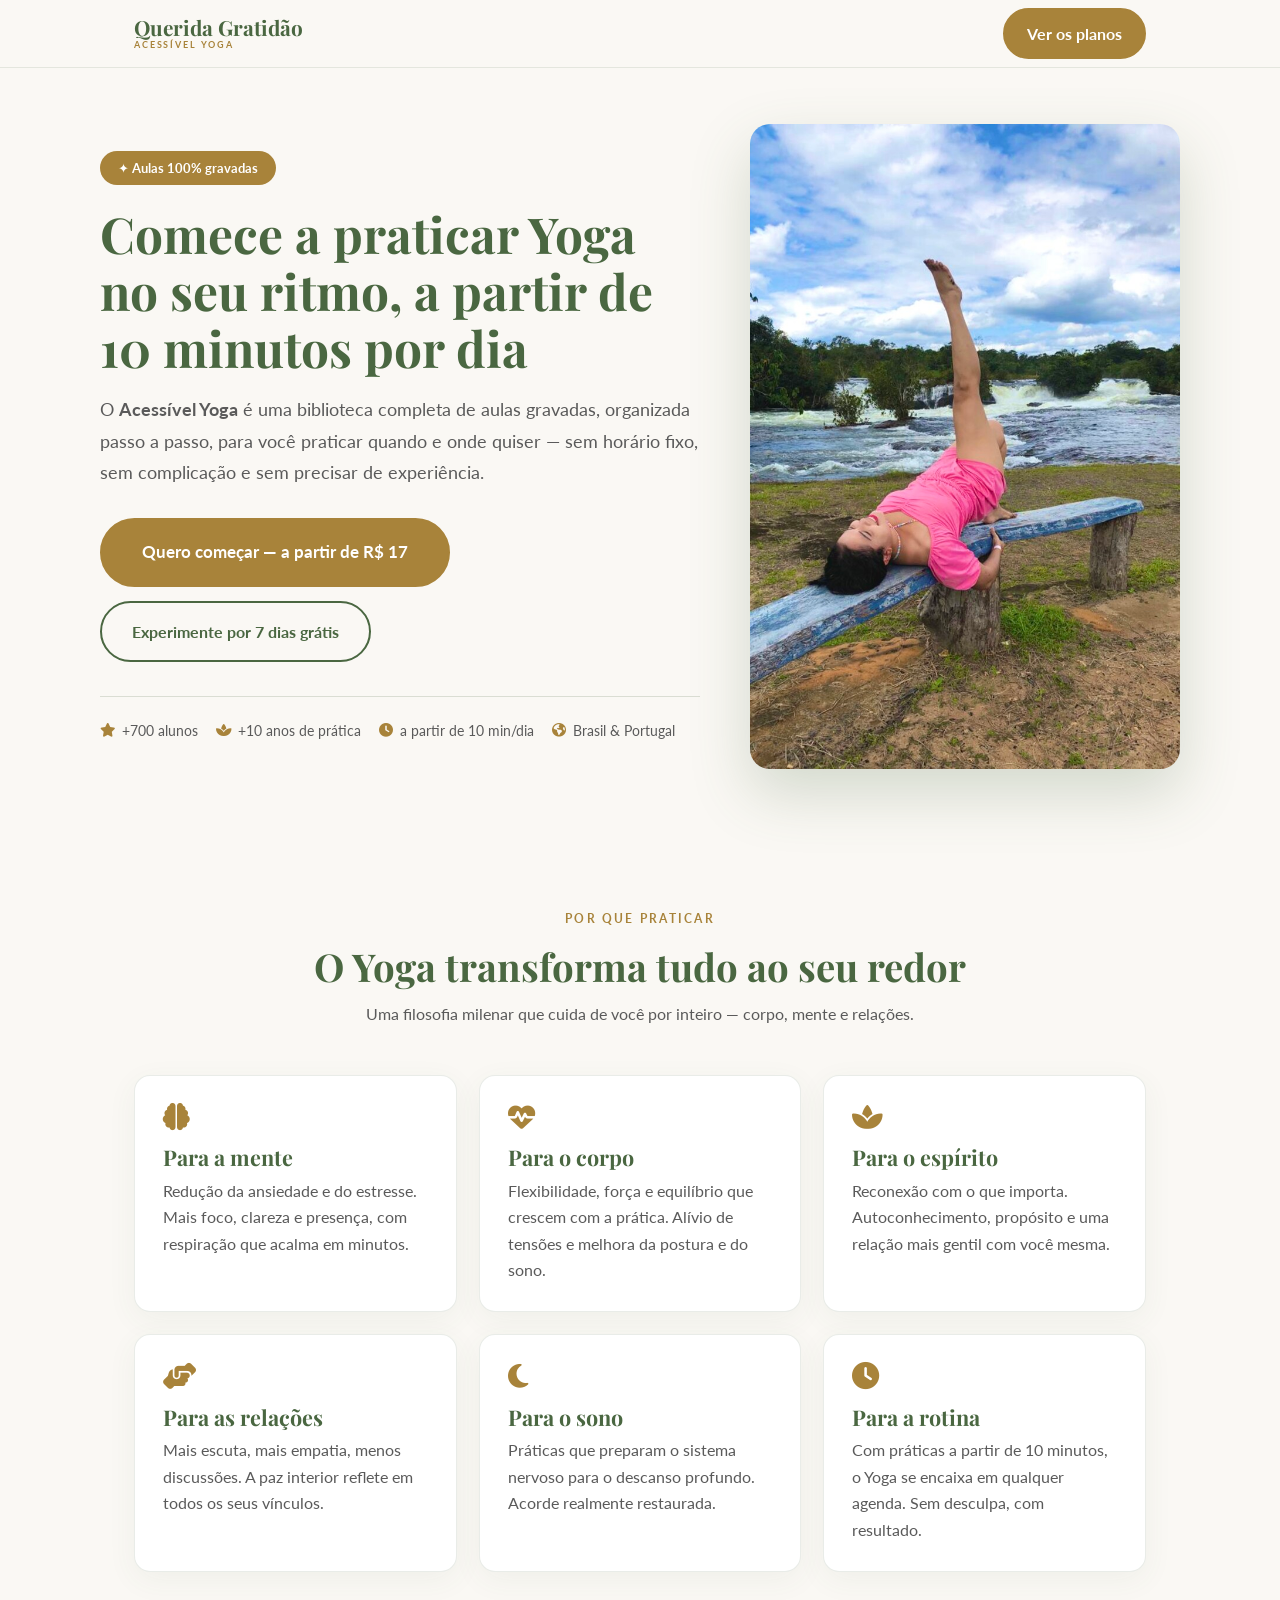
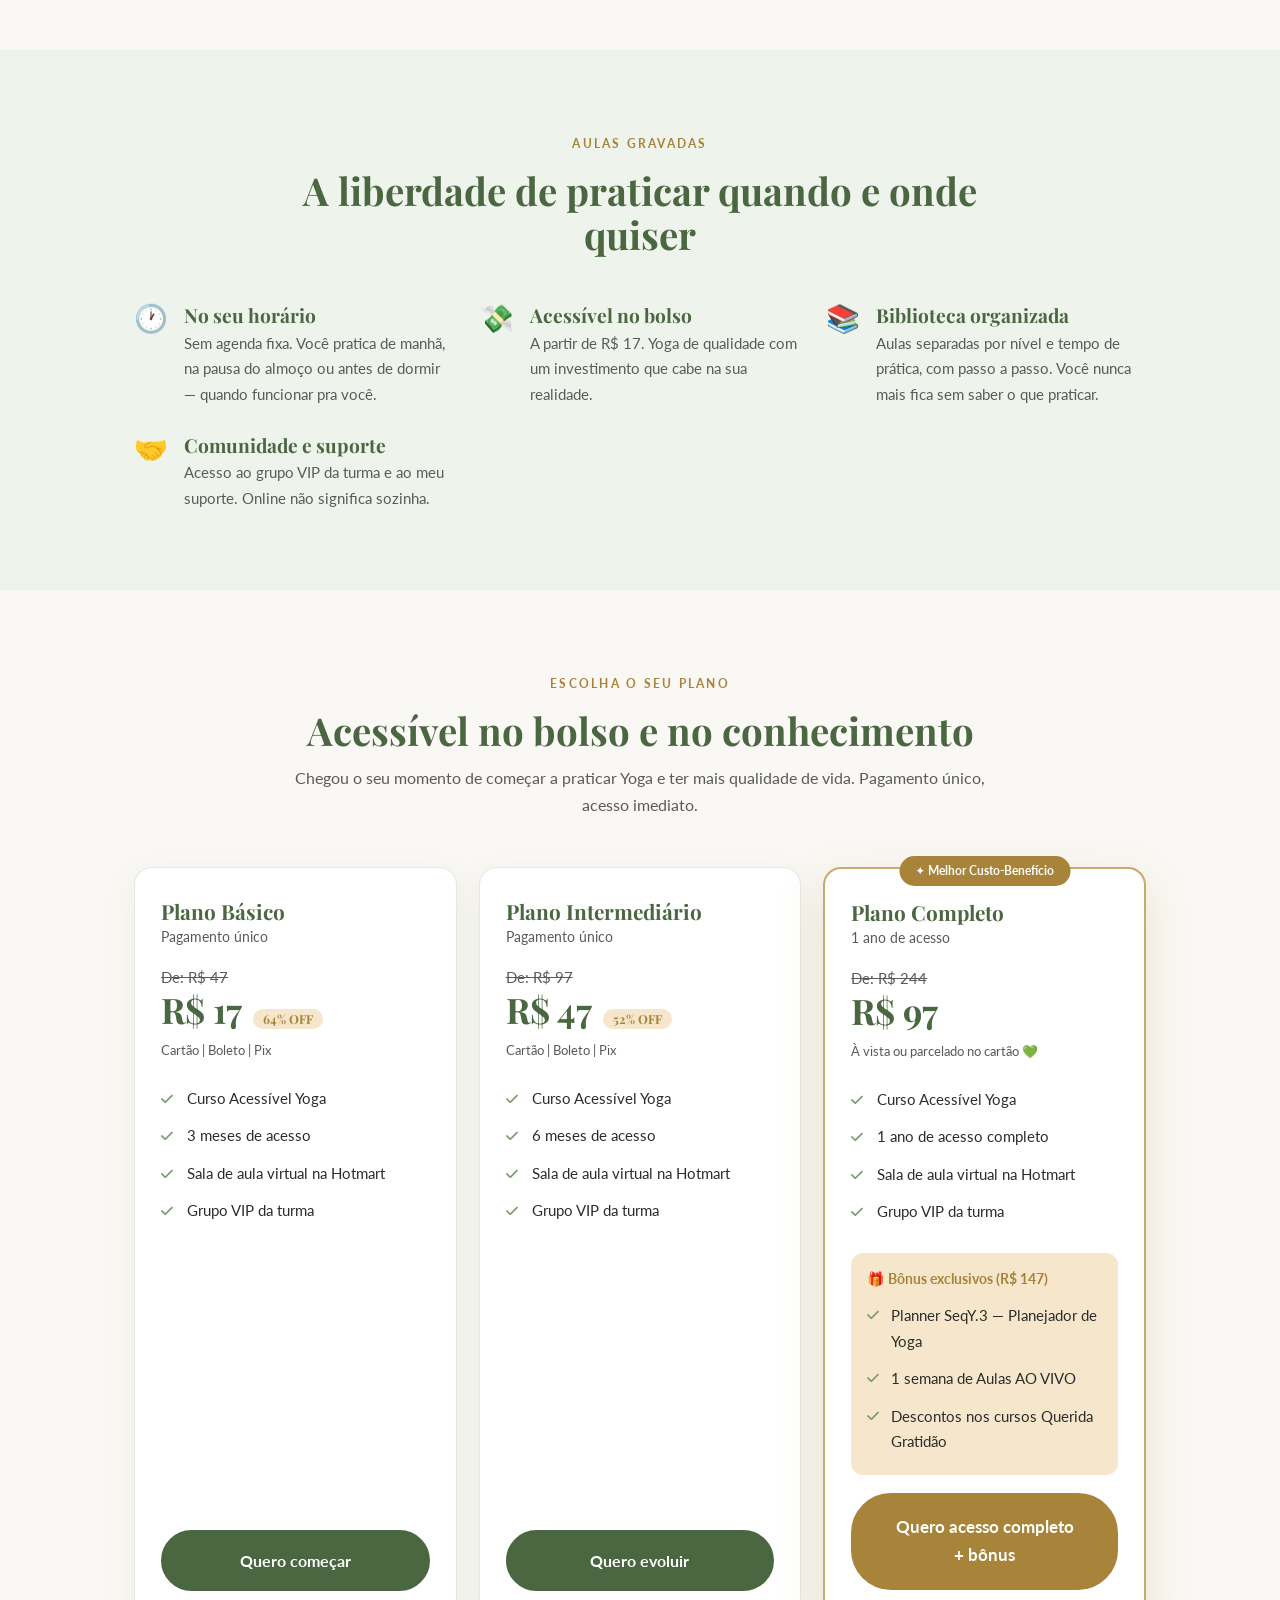
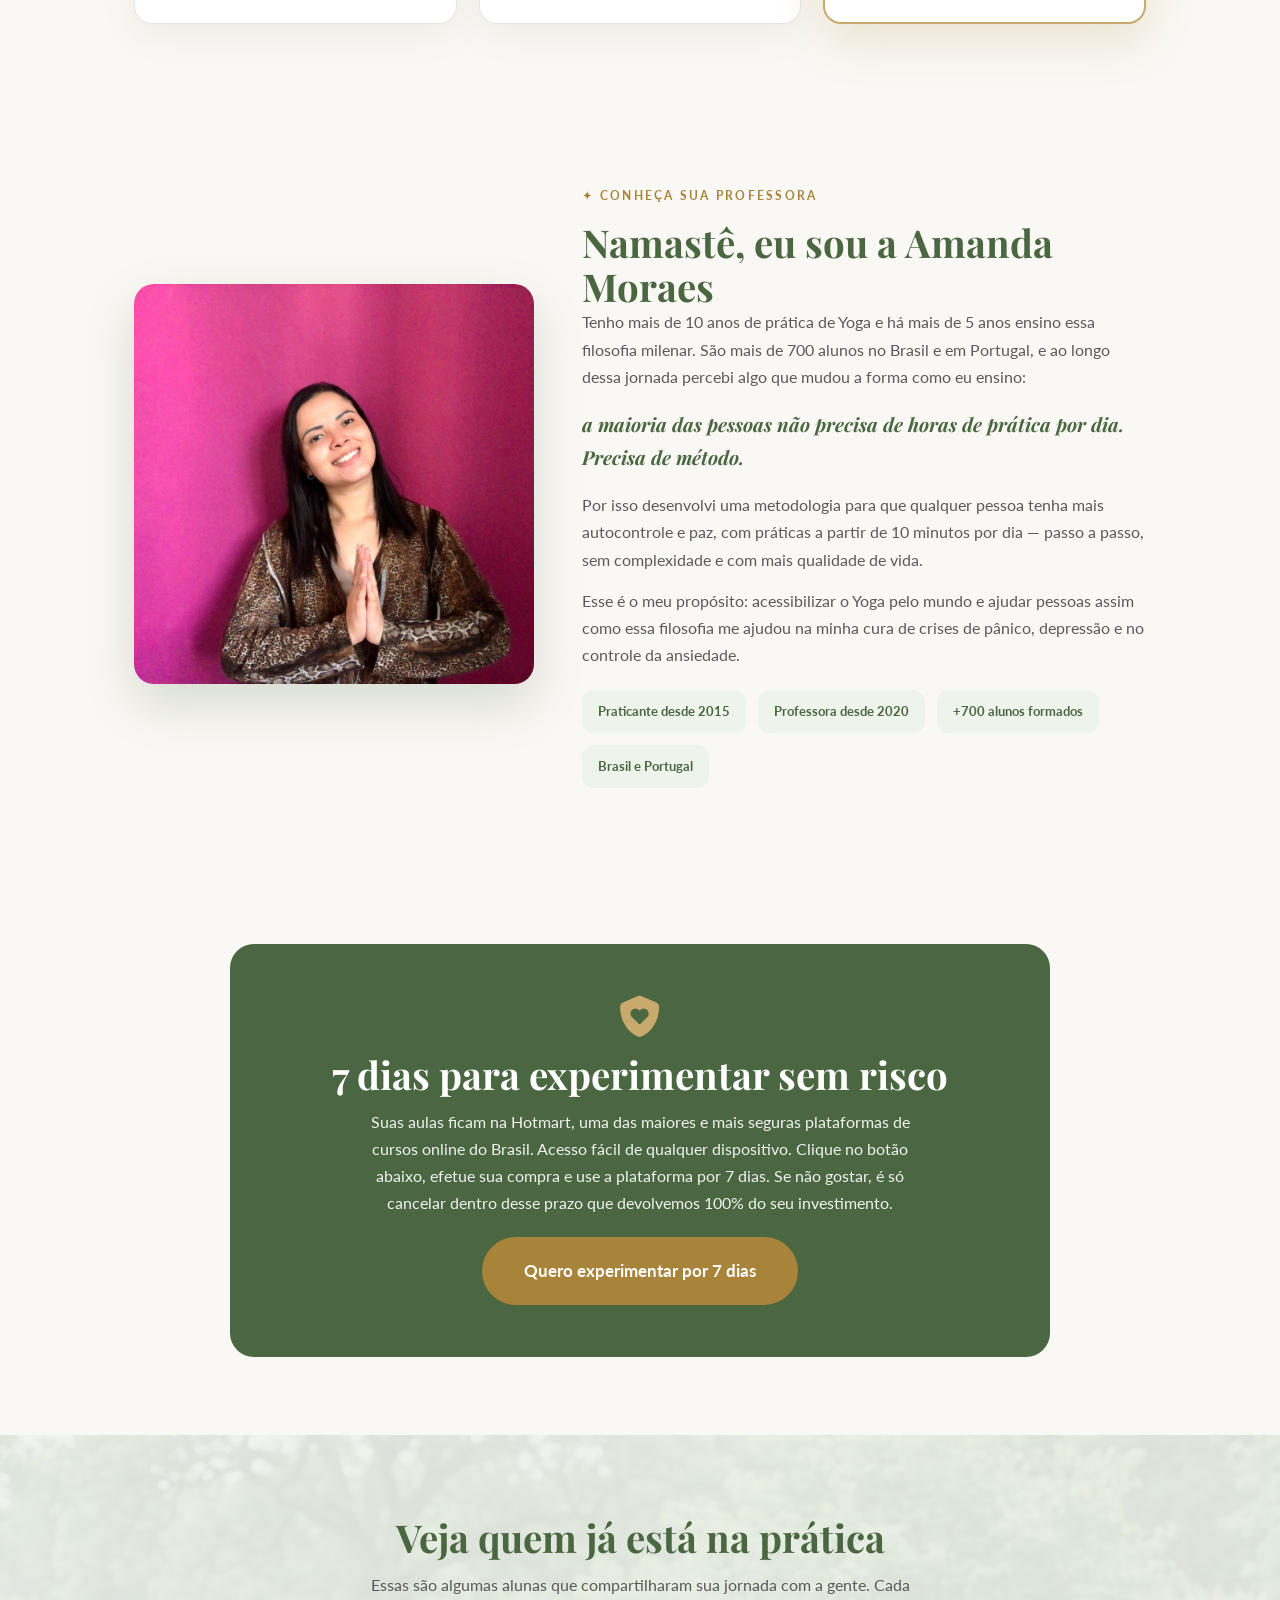
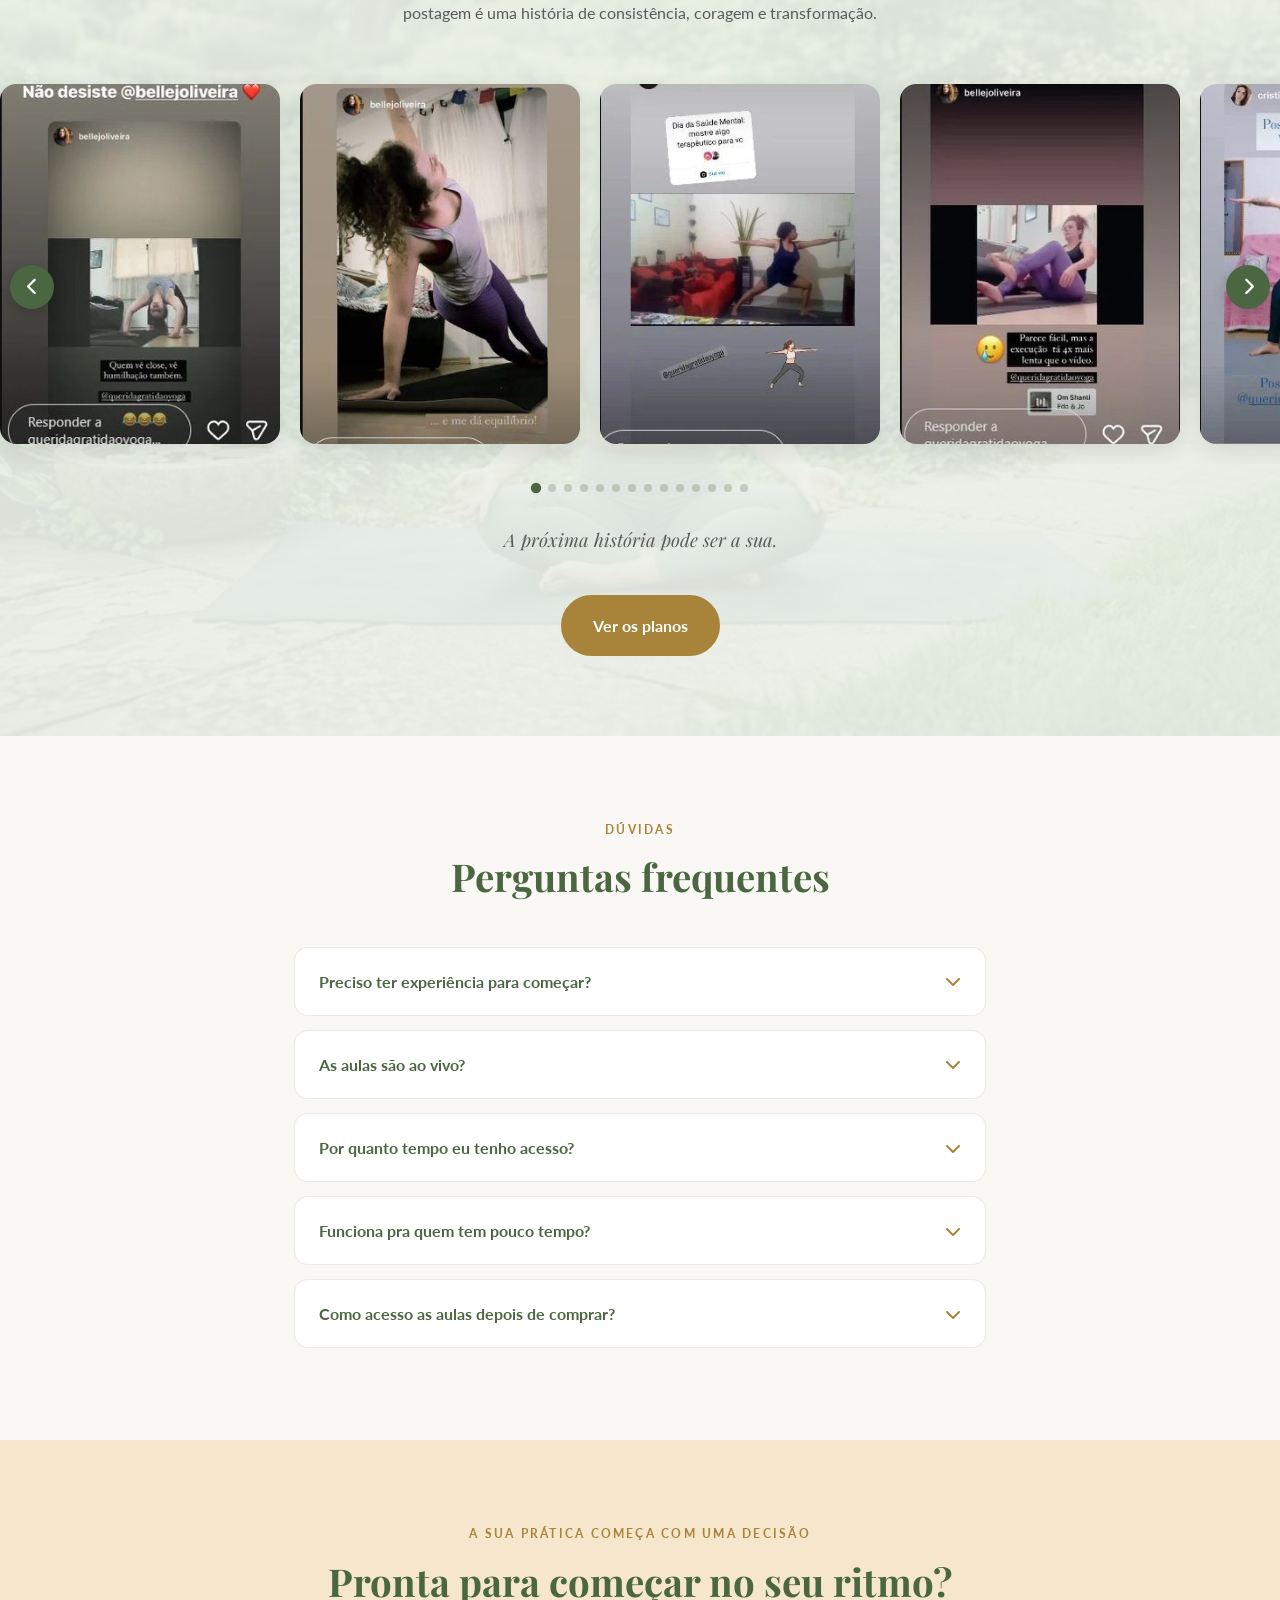
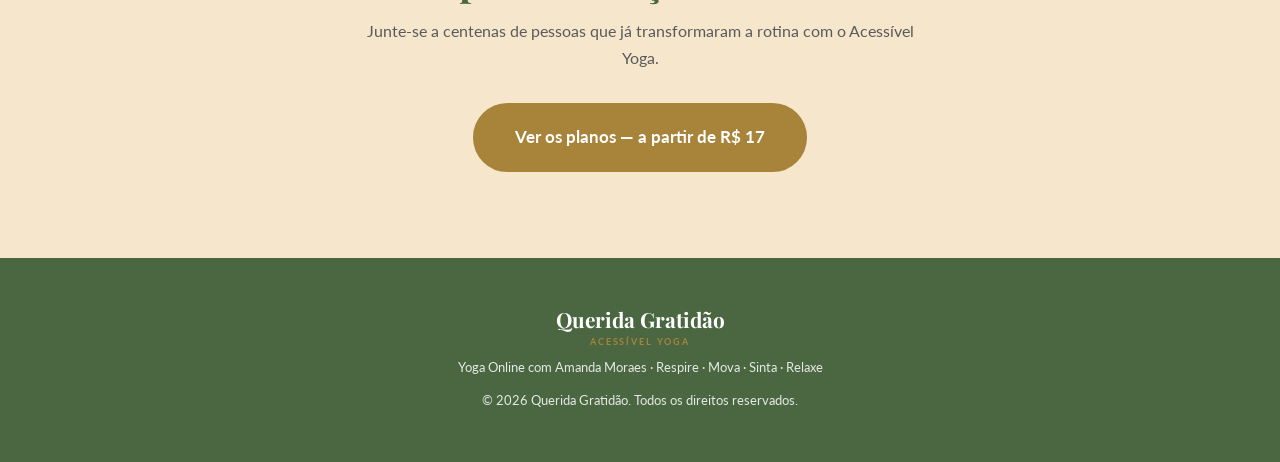
<file: index.html>
<!DOCTYPE html>
<html lang="pt-BR">
<head>
<meta charset="UTF-8">
<meta name="viewport" content="width=device-width, initial-scale=1.0">
<title>Acessível Yoga · Pratique no seu ritmo — a partir de 10 min por dia</title>
<meta name="description" content="O Acessível Yoga é uma biblioteca de aulas 100% gravadas, organizada passo a passo, para você praticar quando e onde quiser. A partir de R$ 17.">
<meta property="og:title" content="Acessível Yoga · Querida Gratidão">
<meta property="og:description" content="Aulas de yoga 100% gravadas, no seu ritmo, a partir de 10 minutos por dia. Por Amanda Moraes.">
<meta property="og:image" content="hero.jpg">
<link rel="preconnect" href="https://fonts.googleapis.com">
<link rel="preconnect" href="https://fonts.gstatic.com" crossorigin>
<link href="https://fonts.googleapis.com/css2?family=Playfair+Display:wght@400;700&family=Lato:wght@300;400;700&display=swap" rel="stylesheet">
<link rel="stylesheet" href="https://cdnjs.cloudflare.com/ajax/libs/font-awesome/6.5.0/css/all.min.css">
<link rel="stylesheet" href="styles.css">

<!-- Meta Pixel Code -->
<script>
!function(f,b,e,v,n,t,s)
{if(f.fbq)return;n=f.fbq=function(){n.callMethod?
n.callMethod.apply(n,arguments):n.queue.push(arguments)};
if(!f._fbq)f._fbq=n;n.push=n;n.loaded=!0;n.version='2.0';
n.queue=[];t=b.createElement(e);t.async=!0;
t.src=v;s=b.getElementsByTagName(e)[0];
s.parentNode.insertBefore(t,s)}(window, document,'script',
'https://connect.facebook.net/en_US/fbevents.js');
fbq('init', '2827962227501729');
fbq('track', 'PageView');
fbq('track', 'ViewContent');
</script>
<noscript><img height="1" width="1" style="display:none"
src="https://www.facebook.com/tr?id=2827962227501729&ev=PageView&noscript=1"
/></noscript>
<!-- End Meta Pixel Code -->
</head>
<body>

<nav class="nav">
  <div class="wrap">
    <a href="#topo" class="brand">Querida Gratidão<small>Acessível Yoga</small></a>
    <a href="#planos" class="btn btn-d" style="padding:10px 22px">Ver os planos</a>
  </div>
</nav>

<!-- HERO -->
<header class="hero" id="topo">
  <div class="wrap" style="display:flex;align-items:center;gap:50px;flex-wrap:wrap;padding:0">
    <div class="hero-txt">
      <span class="hero-tag">✦ Aulas 100% gravadas</span>
      <h1>Comece a praticar Yoga no seu ritmo, a partir de 10 minutos por dia</h1>
      <p class="hero-sub">O <strong>Acessível Yoga</strong> é uma biblioteca completa de aulas gravadas, organizada passo a passo, para você praticar quando e onde quiser — sem horário fixo, sem complicação e sem precisar de experiência.</p>
      <div class="hero-btns">
        <a href="#planos" class="btn btn-d btn-lg">Quero começar — a partir de R$ 17</a>
        <a href="#garantia" class="btn btn-o">Experimente por 7 dias grátis</a>
      </div>
      <div class="hero-stats">
        <div class="hero-stat"><i class="fas fa-star"></i> +700 alunos</div>
        <div class="hero-stat"><i class="fas fa-spa"></i> +10 anos de prática</div>
        <div class="hero-stat"><i class="fas fa-clock"></i> a partir de 10 min/dia</div>
        <div class="hero-stat"><i class="fas fa-globe-americas"></i> Brasil &amp; Portugal</div>
      </div>
    </div>
    <div class="hero-photo">
      <img src="hero.jpg" alt="Amanda Moraes em meditação, prática de yoga ao ar livre">
    </div>
  </div>
</header>

<!-- BENEFÍCIOS -->
<section id="beneficios">
  <div class="wrap">
    <div class="sec-hd">
      <span class="eyebrow">Por que praticar</span>
      <h2>O Yoga transforma tudo ao seu redor</h2>
      <p>Uma filosofia milenar que cuida de você por inteiro — corpo, mente e relações.</p>
    </div>
    <div class="bens">
      <div class="ben"><i class="fas fa-brain"></i><h3>Para a mente</h3><p>Redução da ansiedade e do estresse. Mais foco, clareza e presença, com respiração que acalma em minutos.</p></div>
      <div class="ben"><i class="fas fa-heartbeat"></i><h3>Para o corpo</h3><p>Flexibilidade, força e equilíbrio que crescem com a prática. Alívio de tensões e melhora da postura e do sono.</p></div>
      <div class="ben"><i class="fas fa-spa"></i><h3>Para o espírito</h3><p>Reconexão com o que importa. Autoconhecimento, propósito e uma relação mais gentil com você mesma.</p></div>
      <div class="ben"><i class="fas fa-hands-helping"></i><h3>Para as relações</h3><p>Mais escuta, mais empatia, menos discussões. A paz interior reflete em todos os seus vínculos.</p></div>
      <div class="ben"><i class="fas fa-moon"></i><h3>Para o sono</h3><p>Práticas que preparam o sistema nervoso para o descanso profundo. Acorde realmente restaurada.</p></div>
      <div class="ben"><i class="fas fa-clock"></i><h3>Para a rotina</h3><p>Com práticas a partir de 10 minutos, o Yoga se encaixa em qualquer agenda. Sem desculpa, com resultado.</p></div>
    </div>
  </div>
</section>

<!-- POR QUE ONLINE -->
<section id="online">
  <div class="wrap">
    <div class="sec-hd">
      <span class="eyebrow">Aulas gravadas</span>
      <h2>A liberdade de praticar quando e onde quiser</h2>
    </div>
    <div class="advs">
      <div class="adv"><span class="ic">🕐</span><div><h3>No seu horário</h3><p>Sem agenda fixa. Você pratica de manhã, na pausa do almoço ou antes de dormir — quando funcionar pra você.</p></div></div>
      <div class="adv"><span class="ic">💸</span><div><h3>Acessível no bolso</h3><p>A partir de R$ 17. Yoga de qualidade com um investimento que cabe na sua realidade.</p></div></div>
      <div class="adv"><span class="ic">📚</span><div><h3>Biblioteca organizada</h3><p>Aulas separadas por nível e tempo de prática, com passo a passo. Você nunca mais fica sem saber o que praticar.</p></div></div>
      <div class="adv"><span class="ic">🤝</span><div><h3>Comunidade e suporte</h3><p>Acesso ao grupo VIP da turma e ao meu suporte. Online não significa sozinha.</p></div></div>
    </div>
  </div>
</section>

<!-- PLANOS -->
<section id="planos">
  <div class="wrap">
    <div class="sec-hd">
      <span class="eyebrow">Escolha o seu plano</span>
      <h2>Acessível no bolso e no conhecimento</h2>
      <p>Chegou o seu momento de começar a praticar Yoga e ter mais qualidade de vida. Pagamento único, acesso imediato.</p>
    </div>
    <div class="plans">
      <div class="plan">
        <h3>Plano Básico</h3>
        <p class="desc">Pagamento único</p>
        <span class="old">De: R$ 47</span>
        <div class="price">R$ 17 <span class="off">64% OFF</span></div>
        <p class="pay">Cartão | Boleto | Pix</p>
        <ul>
          <li>Curso Acessível Yoga</li>
          <li>3 meses de acesso</li>
          <li>Sala de aula virtual na Hotmart</li>
          <li>Grupo VIP da turma</li>
        </ul>
        <a href="https://pay.hotmart.com/J75377831O?off=akd9l4xh&checkoutMode=10" target="_blank" rel="noopener" class="btn btn-v btn-block">Quero começar</a>
      </div>
      <div class="plan">
        <h3>Plano Intermediário</h3>
        <p class="desc">Pagamento único</p>
        <span class="old">De: R$ 97</span>
        <div class="price">R$ 47 <span class="off">52% OFF</span></div>
        <p class="pay">Cartão | Boleto | Pix</p>
        <ul>
          <li>Curso Acessível Yoga</li>
          <li>6 meses de acesso</li>
          <li>Sala de aula virtual na Hotmart</li>
          <li>Grupo VIP da turma</li>
        </ul>
        <a href="https://pay.hotmart.com/U104666125L?off=ery1synj&checkoutMode=10" target="_blank" rel="noopener" class="btn btn-v btn-block">Quero evoluir</a>
      </div>
      <div class="plan feat">
        <span class="plan-badge">✦ Melhor Custo-Benefício</span>
        <h3>Plano Completo</h3>
        <p class="desc">1 ano de acesso</p>
        <span class="old">De: R$ 244</span>
        <div class="price">R$ 97</div>
        <p class="pay">À vista ou parcelado no cartão 💚</p>
        <ul>
          <li>Curso Acessível Yoga</li>
          <li>1 ano de acesso completo</li>
          <li>Sala de aula virtual na Hotmart</li>
          <li>Grupo VIP da turma</li>
        </ul>
        <div class="bonus">
          <b>🎁 Bônus exclusivos (R$ 147)</b>
          <ul>
            <li>Planner SeqY.3 — Planejador de Yoga</li>
            <li>1 semana de Aulas AO VIVO</li>
            <li>Descontos nos cursos Querida Gratidão</li>
          </ul>
        </div>
        <a href="https://pay.hotmart.com/J104666129D?off=qukbjx40&checkoutMode=10" target="_blank" rel="noopener" class="btn btn-d btn-block btn-lg">Quero acesso completo + bônus</a>
      </div>
    </div>
  </div>
</section>

<!-- PROFESSORA -->
<section id="professora">
  <div class="wrap prof">
    <div class="prof-photo">
      <img src="professora.jpg" alt="Amanda Moraes, professora de yoga">
    </div>
    <div class="prof-txt">
      <span class="eyebrow">✦ Conheça sua professora</span>
      <h2>Namastê, eu sou a Amanda Moraes</h2>
      <p>Tenho mais de 10 anos de prática de Yoga e há mais de 5 anos ensino essa filosofia milenar. São mais de 700 alunos no Brasil e em Portugal, e ao longo dessa jornada percebi algo que mudou a forma como eu ensino:</p>
      <span class="hl">a maioria das pessoas não precisa de horas de prática por dia. Precisa de método.</span>
      <p>Por isso desenvolvi uma metodologia para que qualquer pessoa tenha mais autocontrole e paz, com práticas a partir de 10 minutos por dia — passo a passo, sem complexidade e com mais qualidade de vida.</p>
      <p>Esse é o meu propósito: acessibilizar o Yoga pelo mundo e ajudar pessoas assim como essa filosofia me ajudou na minha cura de crises de pânico, depressão e no controle da ansiedade.</p>
      <div class="prof-stats">
        <div class="prof-stat">Praticante desde 2015</div>
        <div class="prof-stat">Professora desde 2020</div>
        <div class="prof-stat">+700 alunos formados</div>
        <div class="prof-stat">Brasil e Portugal</div>
      </div>
    </div>
  </div>
</section>

<!-- GARANTIA -->
<section id="garantia">
  <div class="wrap">
    <div class="guar">
      <i class="fas fa-shield-heart"></i>
      <h2>7 dias para experimentar sem risco</h2>
      <p>Suas aulas ficam na Hotmart, uma das maiores e mais seguras plataformas de cursos online do Brasil. Acesso fácil de qualquer dispositivo. Clique no botão abaixo, efetue sua compra e use a plataforma por 7 dias. Se não gostar, é só cancelar dentro desse prazo que devolvemos 100% do seu investimento.</p>
      <a href="#planos" class="btn btn-d btn-lg" style="margin-top:20px;">Quero experimentar por 7 dias</a>
    </div>
  </div>
</section>

<section id="depoimentos">
  <div class="s8-bg"></div>
  <div class="s8-c">
    <div class="s8-hd">
      <h2>Veja quem já está na prática</h2>
      <p>Essas são algumas alunas que compartilharam sua jornada com a gente. Cada postagem é uma história de consistência, coragem e transformação.</p>
    </div>
    <div class="car-wrap">
      <button class="car-arr prev" onclick="slideC(-1)" aria-label="Anterior"><i class="fas fa-chevron-left"></i></button>
      <div class="car" id="carrossel">
        <div class="car-item">
          <img src="depo-1.jpg" alt="Depoimento de aluna 1 da Querida Gratidao" loading="lazy">
        </div>
        <div class="car-item">
          <img src="depo-2.jpg" alt="Depoimento de aluna 2 da Querida Gratidao" loading="lazy">
        </div>
        <div class="car-item">
          <img src="depo-3.jpg" alt="Depoimento de aluna 3 da Querida Gratidao" loading="lazy">
        </div>
        <div class="car-item">
          <img src="depo-4.jpg" alt="Depoimento de aluna 4 da Querida Gratidao" loading="lazy">
        </div>
        <div class="car-item">
          <img src="depo-5.jpg" alt="Depoimento de aluna 5 da Querida Gratidao" loading="lazy">
        </div>
        <div class="car-item">
          <img src="depo-6.jpg" alt="Depoimento de aluna 6 da Querida Gratidao" loading="lazy">
        </div>
        <div class="car-item">
          <img src="depo-7.jpg" alt="Depoimento de aluna 7 da Querida Gratidao" loading="lazy">
        </div>
        <div class="car-item">
          <img src="depo-8.jpg" alt="Depoimento de aluna 8 da Querida Gratidao" loading="lazy">
        </div>
        <div class="car-item">
          <img src="depo-9.jpg" alt="Depoimento de aluna 9 da Querida Gratidao" loading="lazy">
        </div>
        <div class="car-item">
          <img src="depo-10.jpg" alt="Depoimento de aluna 10 da Querida Gratidao" loading="lazy">
        </div>
        <div class="car-item">
          <img src="depo-11.jpg" alt="Depoimento de aluna 11 da Querida Gratidao" loading="lazy">
        </div>
        <div class="car-item">
          <img src="depo-12.jpg" alt="Depoimento de aluna 12 da Querida Gratidao" loading="lazy">
        </div>
        <div class="car-item">
          <img src="depo-13.jpg" alt="Depoimento de aluna 13 da Querida Gratidao" loading="lazy">
        </div>
        <div class="car-item">
          <img src="depo-14.jpg" alt="Depoimento de aluna 14 da Querida Gratidao" loading="lazy">
        </div></div>
      <button class="car-arr next" onclick="slideC(1)" aria-label="Próximo"><i class="fas fa-chevron-right"></i></button>
      <div class="car-dots" id="carDots"><button class="dot active" onclick="goToSlide(0)" aria-label="Slide 1"></button><button class="dot" onclick="goToSlide(1)" aria-label="Slide 2"></button><button class="dot" onclick="goToSlide(2)" aria-label="Slide 3"></button><button class="dot" onclick="goToSlide(3)" aria-label="Slide 4"></button><button class="dot" onclick="goToSlide(4)" aria-label="Slide 5"></button><button class="dot" onclick="goToSlide(5)" aria-label="Slide 6"></button><button class="dot" onclick="goToSlide(6)" aria-label="Slide 7"></button><button class="dot" onclick="goToSlide(7)" aria-label="Slide 8"></button><button class="dot" onclick="goToSlide(8)" aria-label="Slide 9"></button><button class="dot" onclick="goToSlide(9)" aria-label="Slide 10"></button><button class="dot" onclick="goToSlide(10)" aria-label="Slide 11"></button><button class="dot" onclick="goToSlide(11)" aria-label="Slide 12"></button><button class="dot" onclick="goToSlide(12)" aria-label="Slide 13"></button><button class="dot" onclick="goToSlide(13)" aria-label="Slide 14"></button></div>
    </div>
    <p class="s8-bot">A próxima história pode ser a sua.</p>
    <div class="s8-cta">
      <a href="#planos" class="btn btn-d">Ver os planos</a>
    </div>
  </div>
</section>

<!-- FAQ -->
<section id="faq">
  <div class="wrap" style="max-width:820px">
    <div class="sec-hd"><span class="eyebrow">Dúvidas</span><h2>Perguntas frequentes</h2></div>
    <div class="faq-item"><div class="faq-q">Preciso ter experiência para começar? <i class="fas fa-chevron-down"></i></div><div class="faq-a"><p>Não! O Acessível Yoga foi feito para iniciantes. As aulas são organizadas por nível, com passo a passo, então você começa do zero e evolui no seu ritmo.</p></div></div>
    <div class="faq-item"><div class="faq-q">As aulas são ao vivo? <i class="fas fa-chevron-down"></i></div><div class="faq-a"><p>O Acessível Yoga é 100% gravado — você assiste quando e quantas vezes quiser. (Se você prefere aulas ao vivo, conheça o nosso Yogaflix.)</p></div></div>
    <div class="faq-item"><div class="faq-q">Por quanto tempo eu tenho acesso? <i class="fas fa-chevron-down"></i></div><div class="faq-a"><p>Depende do plano: 3 meses (Básico), 6 meses (Intermediário) ou 1 ano completo (Completo). Você pratica no seu tempo durante todo o período.</p></div></div>
    <div class="faq-item"><div class="faq-q">Funciona pra quem tem pouco tempo? <i class="fas fa-chevron-down"></i></div><div class="faq-a"><p>Sim! Há práticas a partir de 10 minutos, pensadas justamente para encaixar na rotina corrida. Constância vale mais que duração.</p></div></div>
    <div class="faq-item"><div class="faq-q">Como acesso as aulas depois de comprar? <i class="fas fa-chevron-down"></i></div><div class="faq-a"><p>Logo após a compra você recebe o acesso à sua sala de aula virtual na Hotmart, disponível no computador ou no celular, a qualquer hora.</p></div></div>
  </div>
</section>

<!-- CTA FINAL -->
<section id="cta-final">
  <div class="wrap">
    <span class="eyebrow">A sua prática começa com uma decisão</span>
    <h2>Pronta para começar no seu ritmo?</h2>
    <p style="max-width:560px;margin:14px auto 24px;color:var(--texto-sec)">Junte-se a centenas de pessoas que já transformaram a rotina com o Acessível Yoga.</p>
    <a href="#planos" class="btn btn-d btn-lg">Ver os planos — a partir de R$ 17</a>
  </div>
</section>

<footer class="footer">
  <a href="#topo" class="brand">Querida Gratidão<small>Acessível Yoga</small></a>
  <p>Yoga Online com Amanda Moraes · Respire · Mova · Sinta · Relaxe</p>
  <p>© <span id="ano"></span> Querida Gratidão. Todos os direitos reservados.</p>
</footer>

<script>
document.getElementById('ano').textContent=new Date().getFullYear();
document.querySelectorAll('.faq-q').forEach(function(q){
  q.addEventListener('click',function(){
    var a=q.nextElementSibling, open=q.classList.contains('open');
    document.querySelectorAll('.faq-q').forEach(function(o){o.classList.remove('open');o.nextElementSibling.style.maxHeight=null;});
    if(!open){q.classList.add('open');a.style.maxHeight=a.scrollHeight+'px';}
  });
});
</script>

<script>
document.querySelectorAll('a[href*="pay.hotmart.com"]').forEach(function(link){
  link.addEventListener('click', function(){
    if (typeof fbq === 'function') {
      fbq('track', 'InitiateCheckout');
    }
  });
});
// CARROSSEL DEPOIMENTOS
var car=document.getElementById('carrossel');
var dots=document.querySelectorAll('.dot');
var curSlide=0;
var autoplay;
var TOTAL=14;

function updateDots(idx){
  dots.forEach(function(d,i){d.classList.toggle('active',i===idx);});
  curSlide=idx;
}

function goToSlide(idx){
  var items=car.querySelectorAll('.car-item');
  if(!items[idx]) return;
  car.scrollTo({left:items[idx].offsetLeft-car.offsetLeft,behavior:'smooth'});
  updateDots(idx);
}

function slideC(dir){
  var next=(curSlide+dir+TOTAL)%TOTAL;
  goToSlide(next);
}

function startAuto(){autoplay=setInterval(function(){slideC(1);},4000);}
function stopAuto(){clearInterval(autoplay);}

car.addEventListener('mouseenter',stopAuto);
car.addEventListener('mouseleave',startAuto);
car.addEventListener('touchstart',stopAuto,{passive:true});
car.addEventListener('touchend',function(){setTimeout(startAuto,3000);},{passive:true});

var startX=0;
car.addEventListener('touchstart',function(e){startX=e.touches[0].clientX;},{passive:true});
car.addEventListener('touchend',function(e){
  var dx=e.changedTouches[0].clientX-startX;
  if(Math.abs(dx)>40) slideC(dx<0?1:-1);
},{passive:true});

var mDown=false,mStartX=0;
car.addEventListener('mousedown',function(e){mDown=true;mStartX=e.clientX;});
document.addEventListener('mouseup',function(e){
  if(!mDown) return;
  mDown=false;
  var dx=e.clientX-mStartX;
  if(Math.abs(dx)>40) slideC(dx<0?1:-1);
});

car.addEventListener('scroll',function(){
  var items=car.querySelectorAll('.car-item');
  var closest=0,minDist=Infinity;
  items.forEach(function(item,i){
    var dist=Math.abs(item.getBoundingClientRect().left-car.getBoundingClientRect().left);
    if(dist<minDist){minDist=dist;closest=i;}
  });
  updateDots(closest);
});

startAuto();
</script>
</body>
</html>
</file>
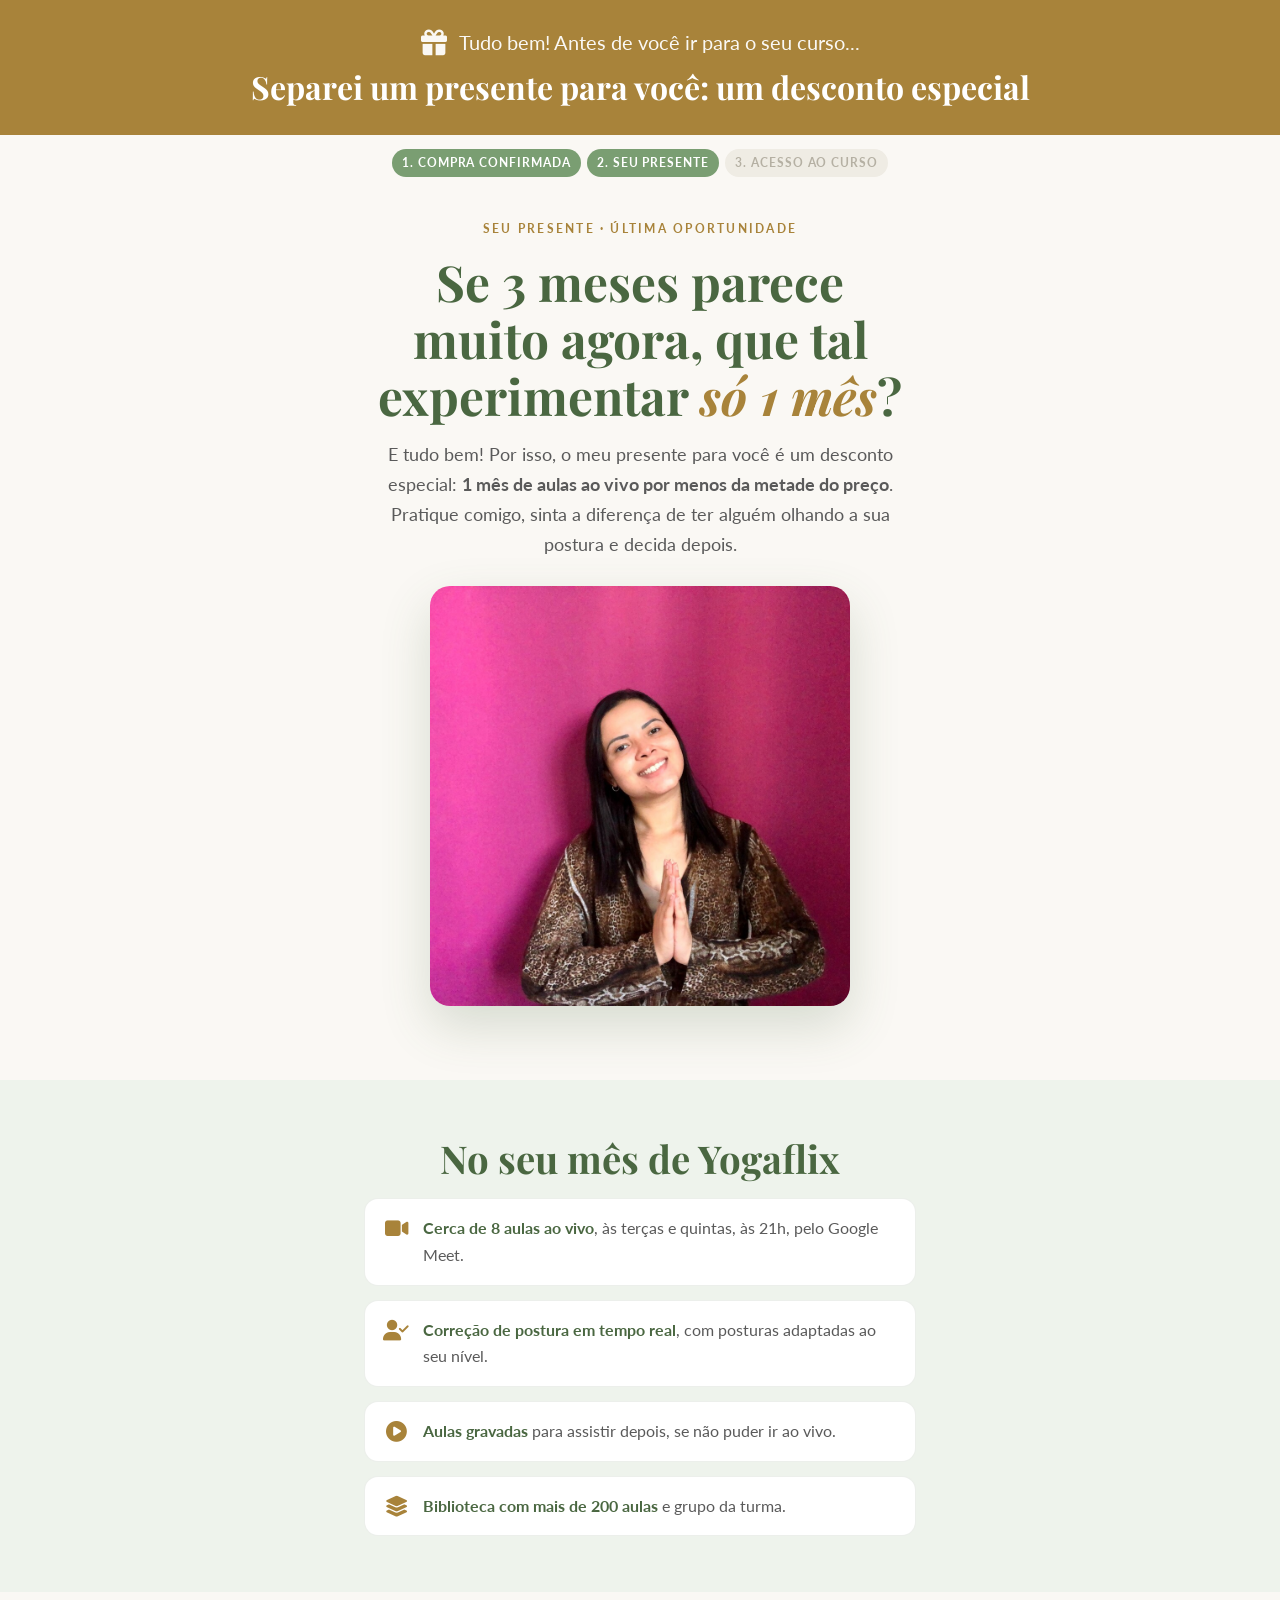
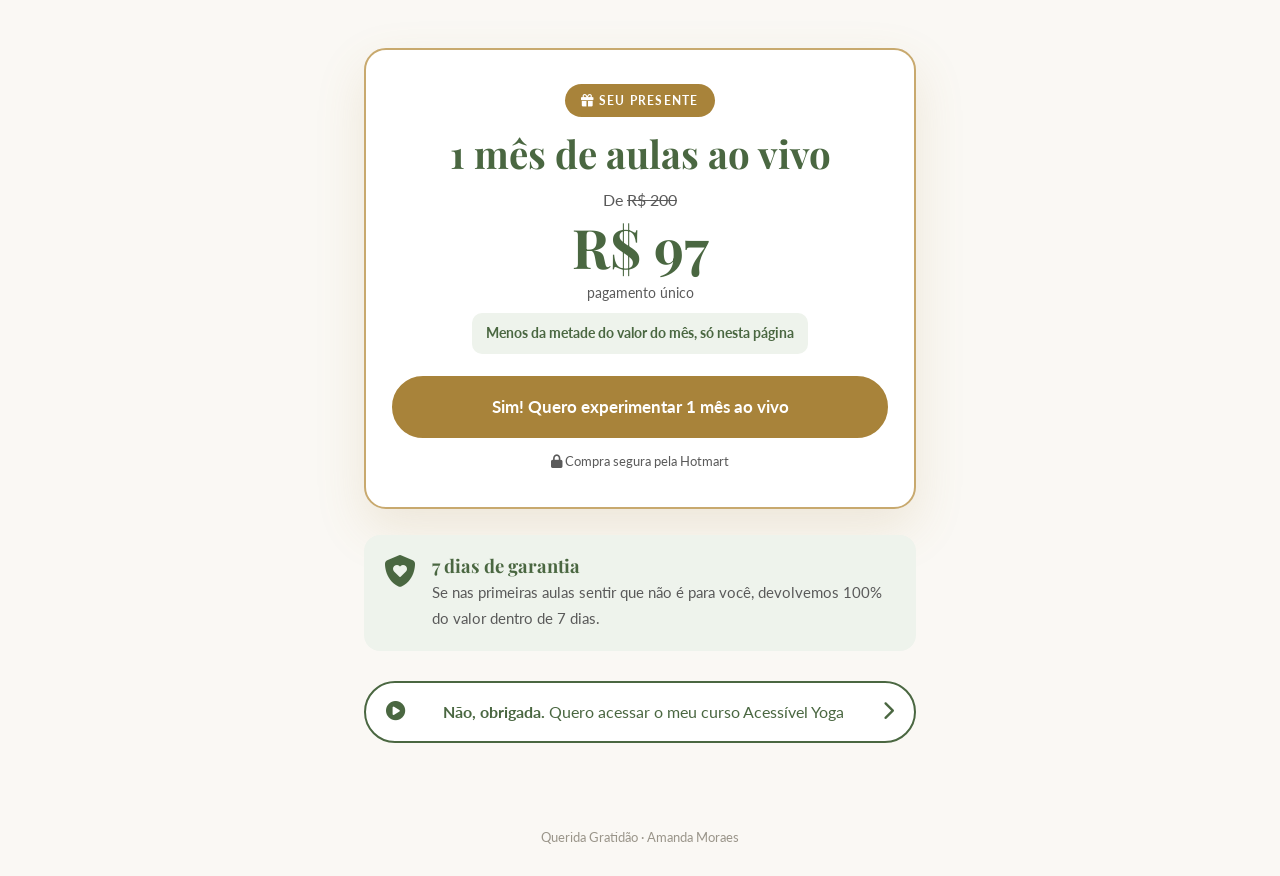
<file: downsell/index.html>
<!DOCTYPE html>
<html lang="pt-BR">
<head>
<meta charset="UTF-8">
<meta name="viewport" content="width=device-width, initial-scale=1.0">
<title>Última oferta · 1 mês de Yogaflix ao vivo</title>
<meta name="robots" content="noindex">
<link rel="preconnect" href="https://fonts.googleapis.com">
<link rel="preconnect" href="https://fonts.gstatic.com" crossorigin>
<link href="https://fonts.googleapis.com/css2?family=Playfair+Display:wght@400;700&family=Lato:wght@300;400;700&display=swap" rel="stylesheet">
<link rel="stylesheet" href="https://cdnjs.cloudflare.com/ajax/libs/font-awesome/6.5.0/css/all.min.css">
<link rel="stylesheet" href="https://queridagratidao.github.io/acessivel-yoga/styles.css?v=20261022i">
<link rel="stylesheet" href="https://queridagratidao.github.io/acessivel-yoga/funil.css?v=20261022i">

<!-- Meta Pixel Code -->
<script>
!function(f,b,e,v,n,t,s)
{if(f.fbq)return;n=f.fbq=function(){n.callMethod?
n.callMethod.apply(n,arguments):n.queue.push(arguments)};
if(!f._fbq)f._fbq=n;n.push=n;n.loaded=!0;n.version='2.0';
n.queue=[];t=b.createElement(e);t.async=!0;
t.src=v;s=b.getElementsByTagName(e)[0];
s.parentNode.insertBefore(t,s)}(window, document,'script',
'https://connect.facebook.net/en_US/fbevents.js');
fbq('init', '2827962227501729');
fbq('track', 'PageView');
</script>
<noscript><img height="1" width="1" style="display:none"
src="https://www.facebook.com/tr?id=2827962227501729&ev=PageView&noscript=1"
/></noscript>
<!-- End Meta Pixel Code -->
</head>
<body class="funil">

<!--
  LINKS PARA TROCAR QUANDO A OFERTA ESTIVER CRIADA NA HOTMART:
  1) Botão Sim: checkout 1 mês Yogaflix R$ 97 (off=pypqwez2)
  2) Botão Não: área do aluno da Hotmart (consumer.hotmart.com)
-->

<div class="fn-bar fn-bar-gold">
  <div class="fn-bar-1"><i class="fas fa-gift"></i> Tudo bem! Antes de você ir para o seu curso...</div>
  <div class="fn-bar-2">Separei um presente para você: um desconto especial</div>
</div>

<div class="fn-steps"><span class="on">1. Compra confirmada</span><span class="on">2. Seu presente</span><span>3. Acesso ao curso</span></div>

<section class="fn-hero">
  <div class="wrap fn-narrow">
    <span class="eyebrow">Seu presente · última oportunidade</span>
    <h1>Se 3 meses parece muito agora, que tal experimentar <em style="white-space:nowrap">só 1 mês</em>?</h1>
    <p class="fn-sub">E tudo bem! Por isso, o meu presente para você é um desconto especial: <b>1 mês de aulas ao vivo por menos da metade do preço</b>. Pratique comigo, sinta a diferença de ter alguém olhando a sua postura e decida depois.</p>
    <div class="fn-photo"><img src="https://queridagratidao.github.io/acessivel-yoga/professora.jpg" alt="Amanda Moraes"></div>
  </div>
</section>

<section class="fn-sec fn-verde">
  <div class="wrap fn-narrow">
    <h2>No seu mês de Yogaflix</h2>
    <div class="fn-list">
      <div><i class="fas fa-video"></i><p><b>Cerca de 8 aulas ao vivo</b>, às terças e quintas, às 21h, pelo Google Meet.</p></div>
      <div><i class="fas fa-user-check"></i><p><b>Correção de postura em tempo real</b>, com posturas adaptadas ao seu nível.</p></div>
      <div><i class="fas fa-circle-play"></i><p><b>Aulas gravadas</b> para assistir depois, se não puder ir ao vivo.</p></div>
      <div><i class="fas fa-layer-group"></i><p><b>Biblioteca com mais de 200 aulas</b> e grupo da turma.</p></div>
    </div>
  </div>
</section>

<section class="fn-sec" id="oferta">
  <div class="wrap fn-narrow">
    <div class="fn-offer">
      <span class="fn-tag"><i class="fas fa-gift"></i> Seu presente</span>
      <h2>1 mês de aulas ao vivo</h2>
      <p class="fn-of-de">De <s>R$ 200</s></p>
      <p class="fn-of-por">R$ 97</p>
      <p class="fn-of-parc">pagamento único</p>
      <p class="fn-of-eco">Menos da metade do valor do mês, só nesta página</p>
      <a href="https://pay.hotmart.com/Q69402945H?off=pypqwez2&checkoutMode=10" class="btn btn-d btn-lg btn-block fn-cta">Sim! Quero experimentar 1 mês ao vivo</a>
      <p class="fn-safe"><i class="fas fa-lock"></i> Compra segura pela Hotmart</p>
    </div>

    <div class="fn-guar">
      <i class="fas fa-shield-heart"></i>
      <div><h3>7 dias de garantia</h3><p>Se nas primeiras aulas sentir que não é para você, devolvemos 100% do valor dentro de 7 dias.</p></div>
    </div>

    <a href="https://consumer.hotmart.com/" class="fn-access">
      <i class="fas fa-play-circle"></i>
      <span><b>Não, obrigada.</b> Quero acessar o meu curso Acessível Yoga</span>
      <i class="fas fa-chevron-right"></i>
    </a>
  </div>
</section>

<footer class="fn-foot">Querida Gratidão · Amanda Moraes</footer>
</body>
</html>
</file>
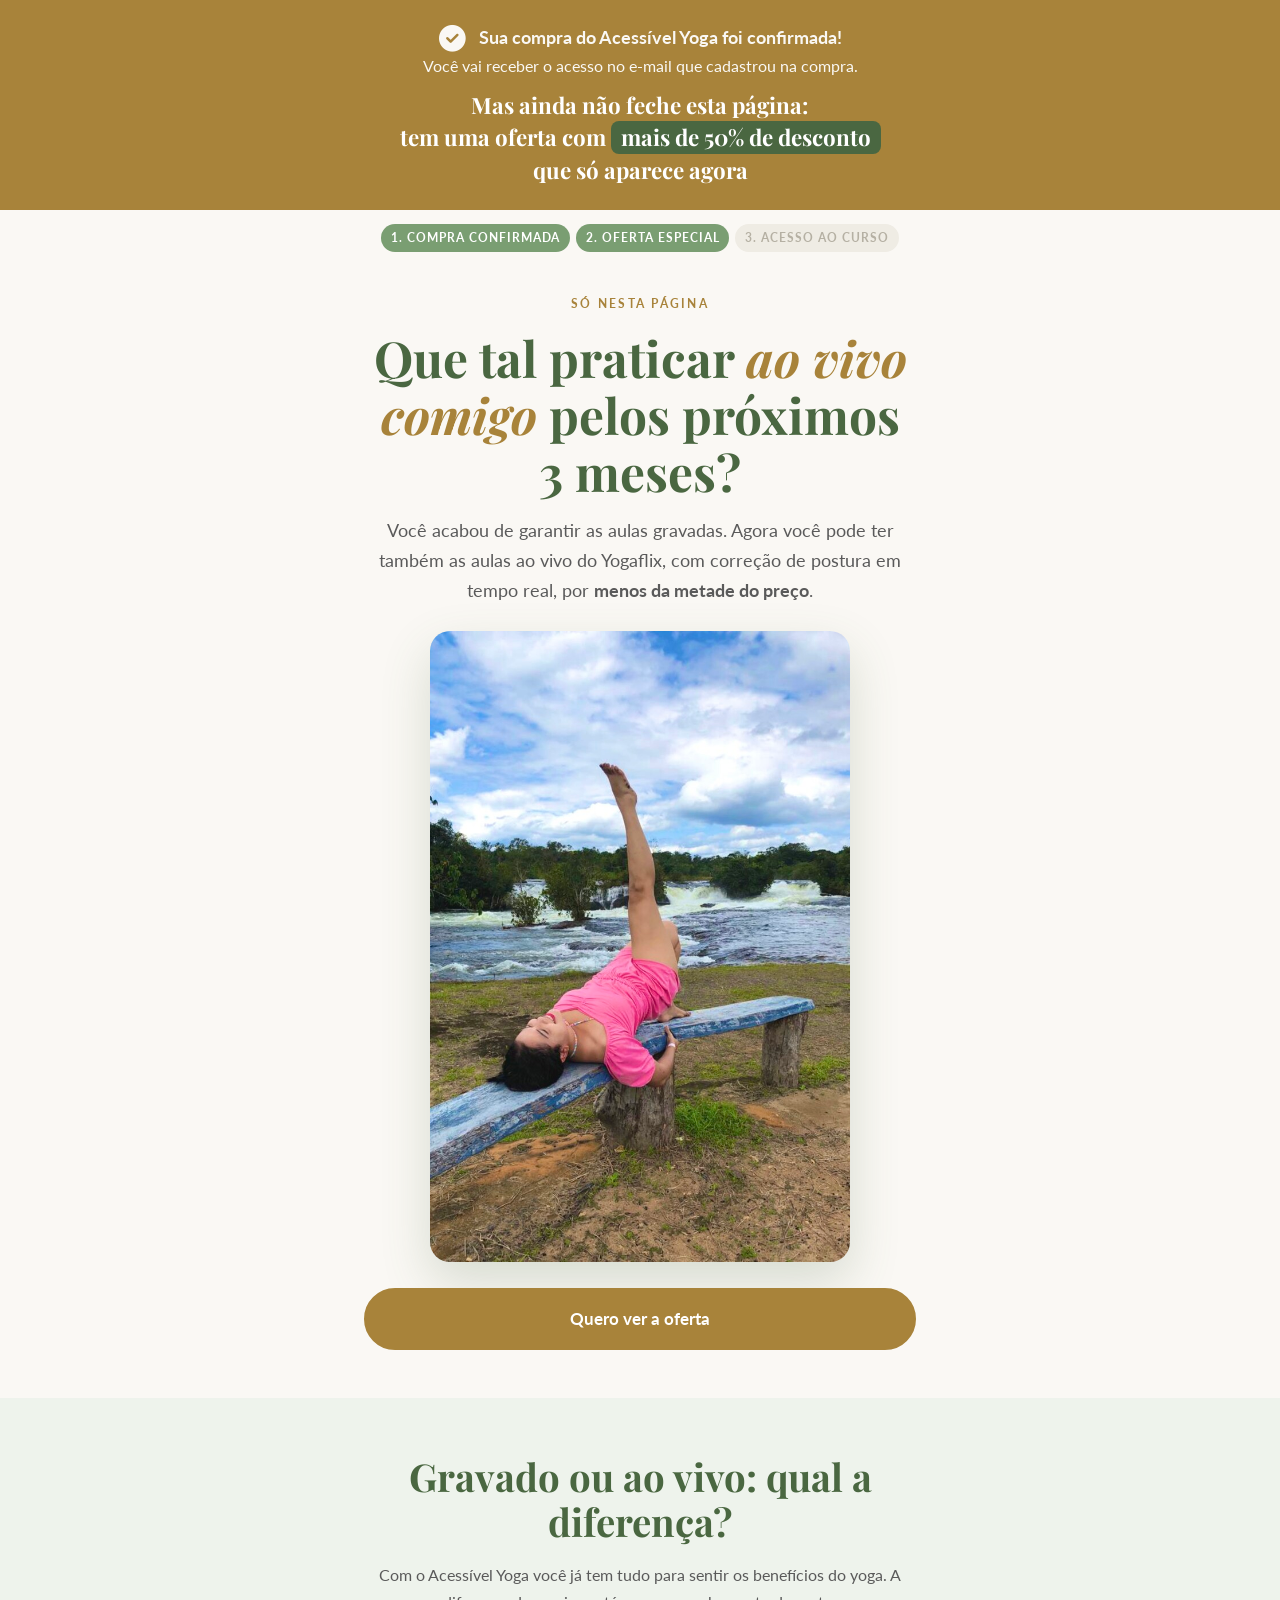
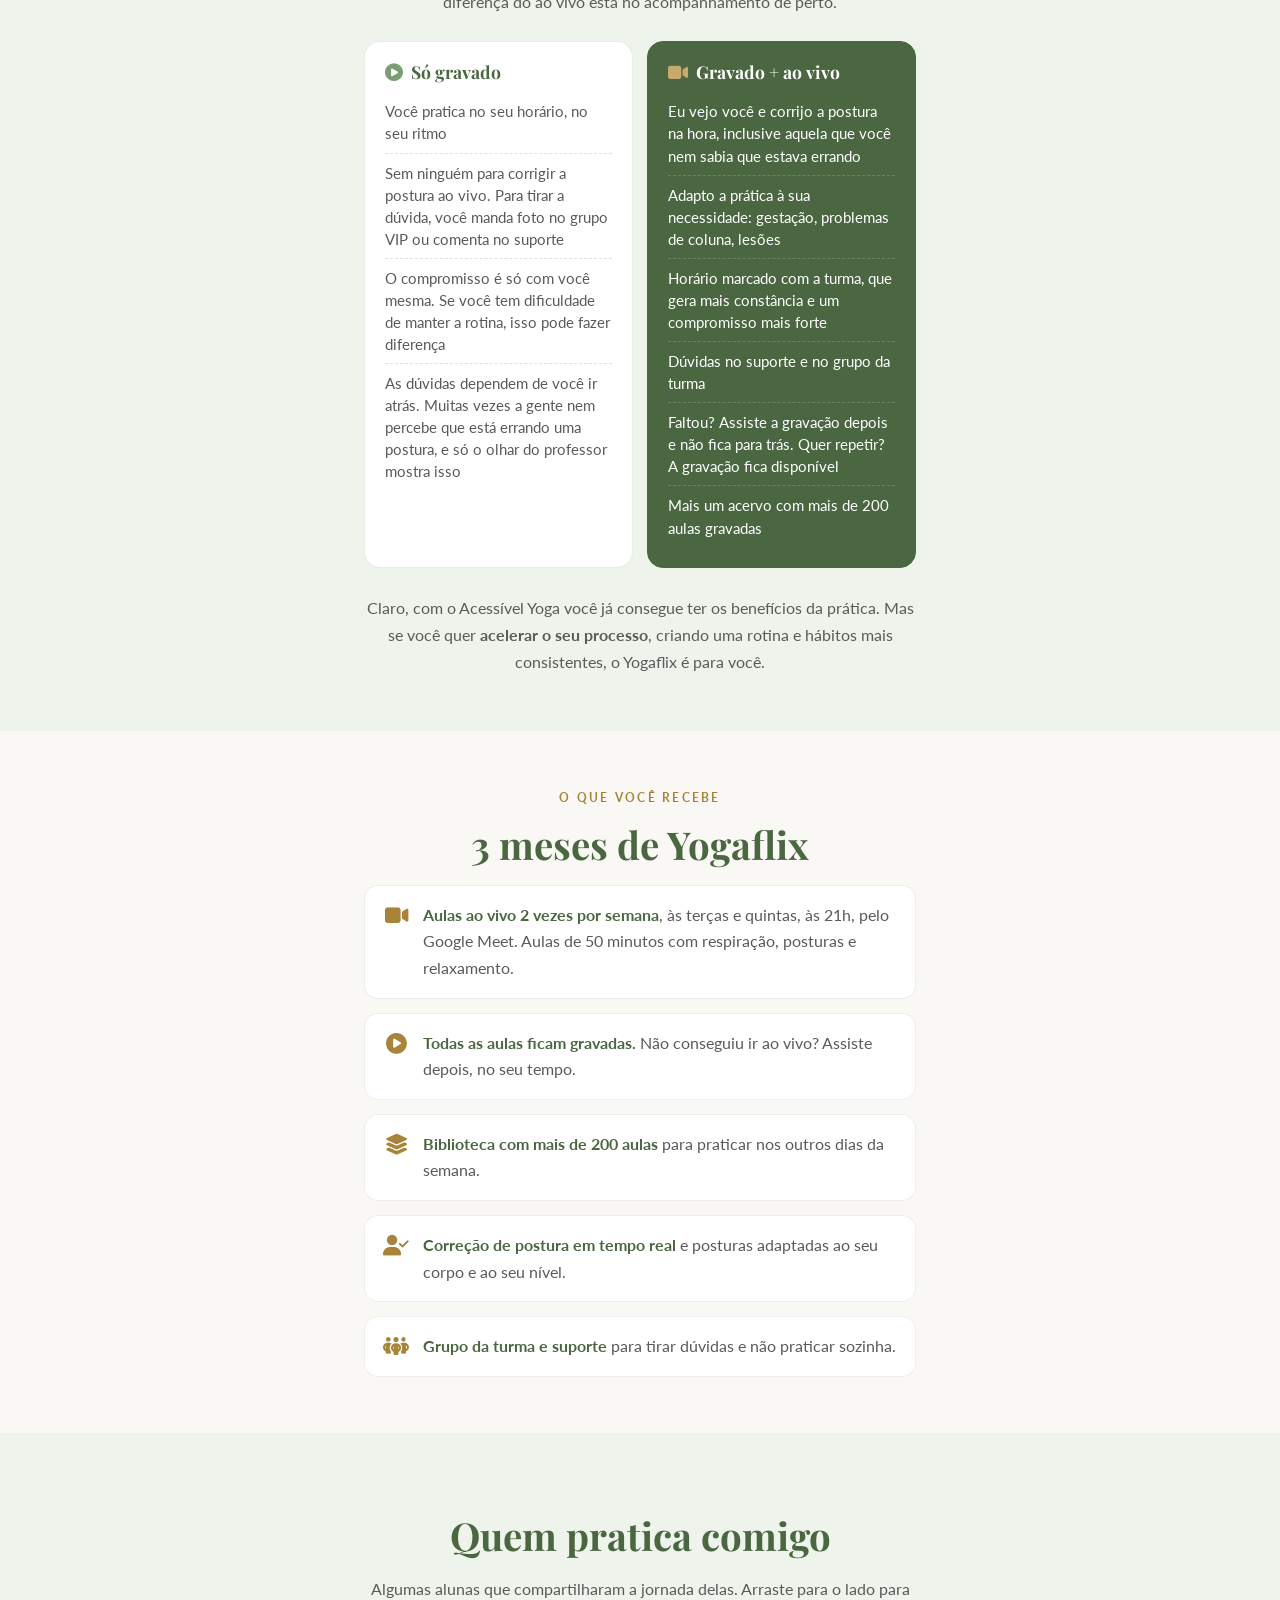
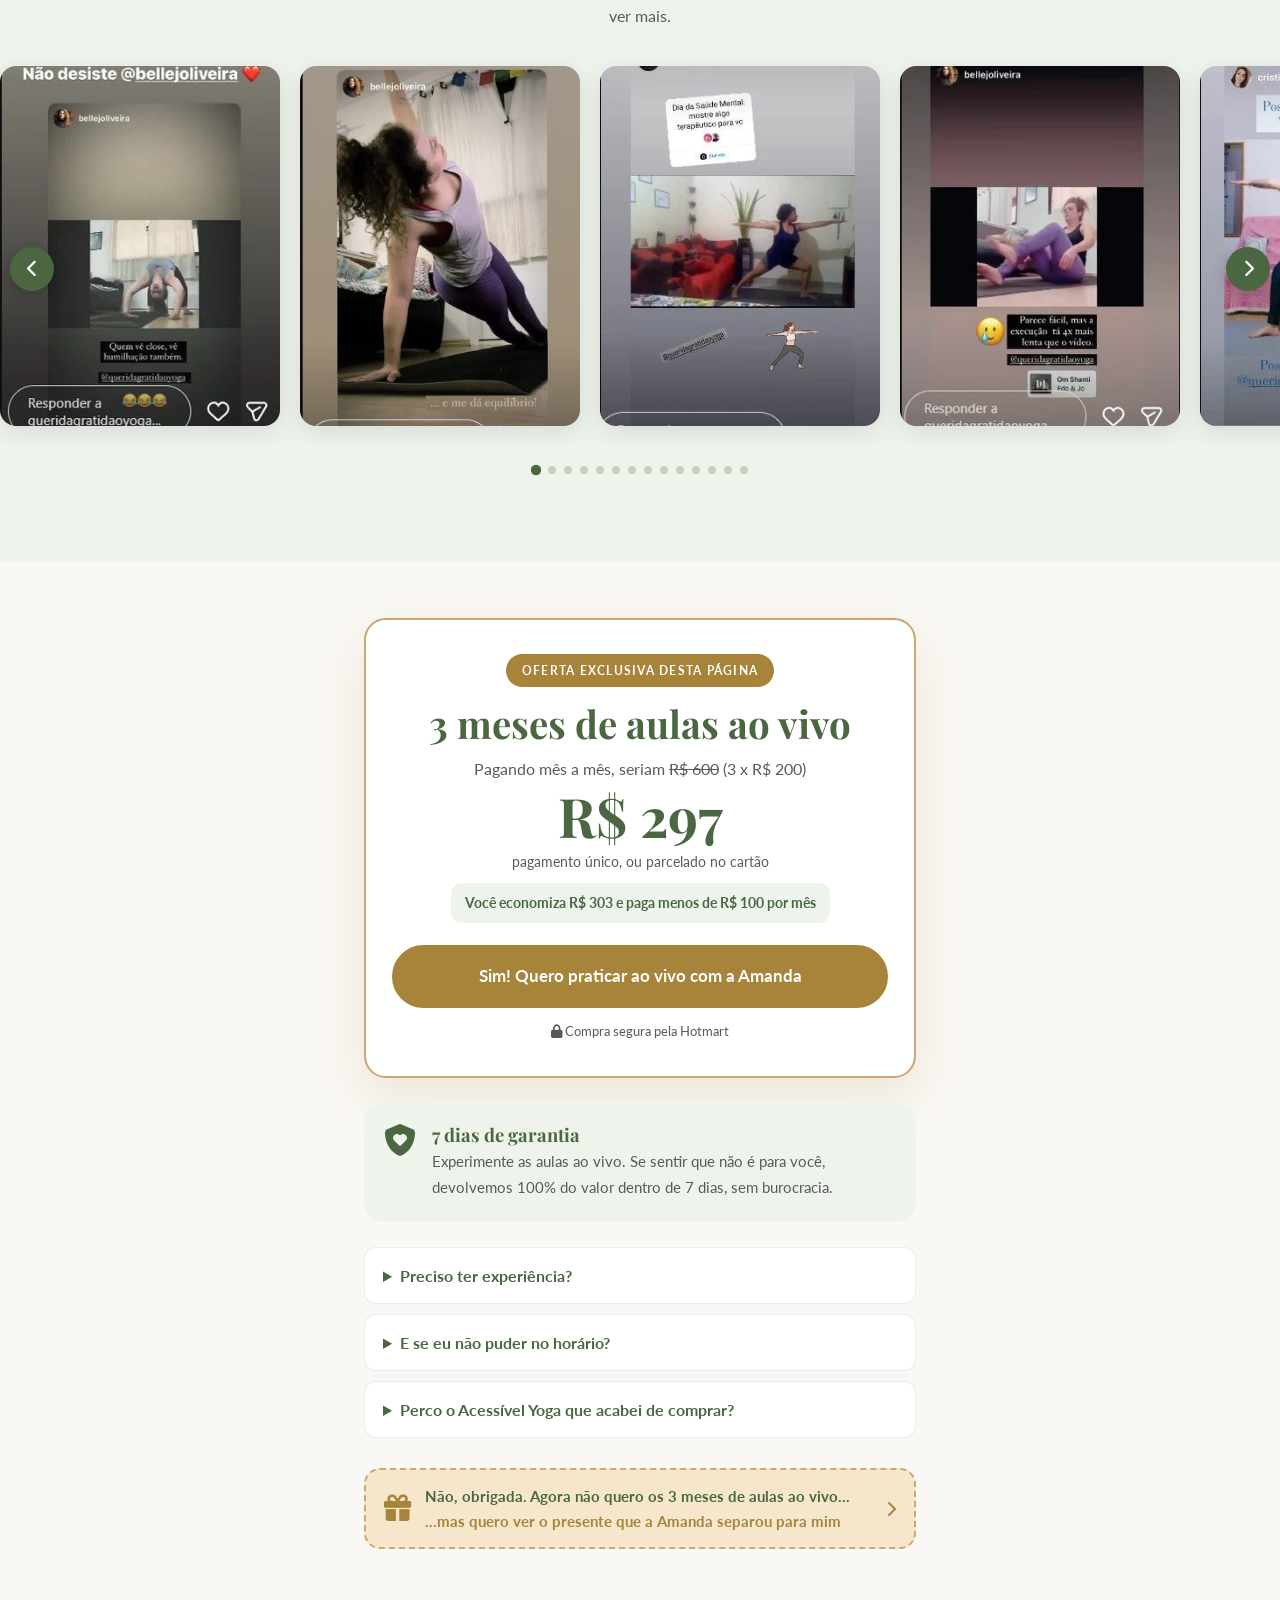
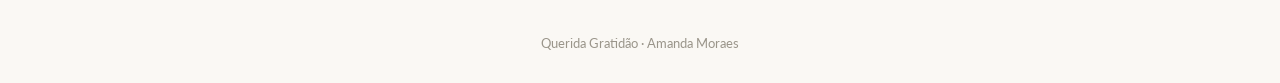
<file: upsell/index.html>
<!DOCTYPE html>
<html lang="pt-BR">
<head>
<meta charset="UTF-8">
<meta name="viewport" content="width=device-width, initial-scale=1.0">
<title>Oferta especial · Yogaflix ao vivo com a Amanda</title>
<meta name="robots" content="noindex">
<link rel="preconnect" href="https://fonts.googleapis.com">
<link rel="preconnect" href="https://fonts.gstatic.com" crossorigin>
<link href="https://fonts.googleapis.com/css2?family=Playfair+Display:wght@400;700&family=Lato:wght@300;400;700&display=swap" rel="stylesheet">
<link rel="stylesheet" href="https://cdnjs.cloudflare.com/ajax/libs/font-awesome/6.5.0/css/all.min.css">
<link rel="stylesheet" href="https://queridagratidao.github.io/acessivel-yoga/styles.css?v=20261022i">
<link rel="stylesheet" href="https://queridagratidao.github.io/acessivel-yoga/funil.css?v=20261022i">

<!-- Meta Pixel Code -->
<script>
!function(f,b,e,v,n,t,s)
{if(f.fbq)return;n=f.fbq=function(){n.callMethod?
n.callMethod.apply(n,arguments):n.queue.push(arguments)};
if(!f._fbq)f._fbq=n;n.push=n;n.loaded=!0;n.version='2.0';
n.queue=[];t=b.createElement(e);t.async=!0;
t.src=v;s=b.getElementsByTagName(e)[0];
s.parentNode.insertBefore(t,s)}(window, document,'script',
'https://connect.facebook.net/en_US/fbevents.js');
fbq('init', '2827962227501729');
fbq('track', 'PageView');
</script>
<noscript><img height="1" width="1" style="display:none"
src="https://www.facebook.com/tr?id=2827962227501729&ev=PageView&noscript=1"
/></noscript>
<!-- End Meta Pixel Code -->
</head>
<body class="funil">

<!--
  LINKS PARA TROCAR QUANDO A OFERTA ESTIVER CRIADA NA HOTMART:
  1) Botão Sim: checkout 3 meses Yogaflix R$ 297 (off=m06nuy8u)
  2) O botão "Não, obrigada" já leva para a página de downsell (../downsell/)
-->

<div class="fn-bar fn-bar-gold fn-bar-up">
  <div class="fn-bar-1"><i class="fas fa-circle-check"></i> <b class="fn-ok">Sua compra do Acessível Yoga foi confirmada!</b></div>
  <div class="fn-bar-1b">Você vai receber o acesso no e-mail que cadastrou na compra.</div>
  <div class="fn-bar-2">Mas ainda não feche esta página:<br>tem uma oferta com <span class="fn-pill">mais de 50% de desconto</span><br>que só aparece agora</div>
</div>

<div class="fn-steps"><span class="on">1. Compra confirmada</span><span class="on">2. Oferta especial</span><span>3. Acesso ao curso</span></div>

<section class="fn-hero">
  <div class="wrap fn-narrow">
    <span class="eyebrow">Só nesta página</span>
    <h1>Que tal praticar <em>ao vivo comigo</em> pelos próximos 3 meses?</h1>
    <p class="fn-sub">Você acabou de garantir as aulas gravadas. Agora você pode ter também as aulas ao vivo do Yogaflix, com correção de postura em tempo real, por <b>menos da metade do preço</b>.</p>
    <div class="fn-photo"><img src="https://queridagratidao.github.io/acessivel-yoga/hero.jpg" alt="Amanda Moraes praticando yoga"></div>
    <a href="#oferta" class="btn btn-d btn-lg btn-block fn-cta">Quero ver a oferta</a>
  </div>
</section>

<section class="fn-sec fn-verde">
  <div class="wrap fn-narrow">
    <h2>Gravado ou ao vivo: qual a diferença?</h2>
    <p class="fn-p">Com o Acessível Yoga você já tem tudo para sentir os benefícios do yoga. A diferença do ao vivo está no acompanhamento de perto.</p>
    <div class="fn-compare">
      <div class="fn-col">
        <h3><i class="fas fa-play-circle"></i> Só gravado</h3>
        <ul>
          <li>Você pratica no seu horário, no seu ritmo</li>
          <li>Sem ninguém para corrigir a postura ao vivo. Para tirar a dúvida, você manda foto no grupo VIP ou comenta no suporte</li>
          <li>O compromisso é só com você mesma. Se você tem dificuldade de manter a rotina, isso pode fazer diferença</li>
          <li>As dúvidas dependem de você ir atrás. Muitas vezes a gente nem percebe que está errando uma postura, e só o olhar do professor mostra isso</li>
        </ul>
      </div>
      <div class="fn-col fn-col-on">
        <h3><i class="fas fa-video"></i> Gravado + ao vivo</h3>
        <ul>
          <li>Eu vejo você e corrijo a postura na hora, inclusive aquela que você nem sabia que estava errando</li>
          <li>Adapto a prática à sua necessidade: gestação, problemas de coluna, lesões</li>
          <li>Horário marcado com a turma, que gera mais constância e um compromisso mais forte</li>
          <li>Dúvidas no suporte e no grupo da turma</li>
          <li>Faltou? Assiste a gravação depois e não fica para trás. Quer repetir? A gravação fica disponível</li>
          <li>Mais um acervo com mais de 200 aulas gravadas</li>
        </ul>
      </div>
    </div>
    <p class="fn-p" style="margin-top:26px;margin-bottom:0">Claro, com o Acessível Yoga você já consegue ter os benefícios da prática. Mas se você quer <b>acelerar o seu processo</b>, criando uma rotina e hábitos mais consistentes, o Yogaflix é para você.</p>
  </div>
</section>

<section class="fn-sec">
  <div class="wrap fn-narrow">
    <span class="eyebrow">O que você recebe</span>
    <h2>3 meses de Yogaflix</h2>
    <div class="fn-list">
      <div><i class="fas fa-video"></i><p><b>Aulas ao vivo 2 vezes por semana</b>, às terças e quintas, às 21h, pelo Google Meet. Aulas de 50 minutos com respiração, posturas e relaxamento.</p></div>
      <div><i class="fas fa-circle-play"></i><p><b>Todas as aulas ficam gravadas.</b> Não conseguiu ir ao vivo? Assiste depois, no seu tempo.</p></div>
      <div><i class="fas fa-layer-group"></i><p><b>Biblioteca com mais de 200 aulas</b> para praticar nos outros dias da semana.</p></div>
      <div><i class="fas fa-user-check"></i><p><b>Correção de postura em tempo real</b> e posturas adaptadas ao seu corpo e ao seu nível.</p></div>
      <div><i class="fas fa-people-group"></i><p><b>Grupo da turma e suporte</b> para tirar dúvidas e não praticar sozinha.</p></div>
    </div>
  </div>
</section>

<section class="fn-sec fn-creme2" id="depoimentos">
  <div class="wrap fn-narrow">
    <h2>Quem pratica comigo</h2>
    <p class="fn-p">Algumas alunas que compartilharam a jornada delas. Arraste para o lado para ver mais.</p>
  </div>
  <div class="car-wrap">
      <button class="car-arr prev" onclick="slideC(-1)" aria-label="Anterior"><i class="fas fa-chevron-left"></i></button>
      <div class="car" id="carrossel">
        <div class="car-item">
          <img src="https://queridagratidao.github.io/acessivel-yoga/depo-1.jpg" alt="Depoimento de aluna 1 da Querida Gratidao" loading="lazy">
        </div>
        <div class="car-item">
          <img src="https://queridagratidao.github.io/acessivel-yoga/depo-2.jpg" alt="Depoimento de aluna 2 da Querida Gratidao" loading="lazy">
        </div>
        <div class="car-item">
          <img src="https://queridagratidao.github.io/acessivel-yoga/depo-3.jpg" alt="Depoimento de aluna 3 da Querida Gratidao" loading="lazy">
        </div>
        <div class="car-item">
          <img src="https://queridagratidao.github.io/acessivel-yoga/depo-4.jpg" alt="Depoimento de aluna 4 da Querida Gratidao" loading="lazy">
        </div>
        <div class="car-item">
          <img src="https://queridagratidao.github.io/acessivel-yoga/depo-5.jpg" alt="Depoimento de aluna 5 da Querida Gratidao" loading="lazy">
        </div>
        <div class="car-item">
          <img src="https://queridagratidao.github.io/acessivel-yoga/depo-6.jpg" alt="Depoimento de aluna 6 da Querida Gratidao" loading="lazy">
        </div>
        <div class="car-item">
          <img src="https://queridagratidao.github.io/acessivel-yoga/depo-7.jpg" alt="Depoimento de aluna 7 da Querida Gratidao" loading="lazy">
        </div>
        <div class="car-item">
          <img src="https://queridagratidao.github.io/acessivel-yoga/depo-8.jpg" alt="Depoimento de aluna 8 da Querida Gratidao" loading="lazy">
        </div>
        <div class="car-item">
          <img src="https://queridagratidao.github.io/acessivel-yoga/depo-9.jpg" alt="Depoimento de aluna 9 da Querida Gratidao" loading="lazy">
        </div>
        <div class="car-item">
          <img src="https://queridagratidao.github.io/acessivel-yoga/depo-10.jpg" alt="Depoimento de aluna 10 da Querida Gratidao" loading="lazy">
        </div>
        <div class="car-item">
          <img src="https://queridagratidao.github.io/acessivel-yoga/depo-11.jpg" alt="Depoimento de aluna 11 da Querida Gratidao" loading="lazy">
        </div>
        <div class="car-item">
          <img src="https://queridagratidao.github.io/acessivel-yoga/depo-12.jpg" alt="Depoimento de aluna 12 da Querida Gratidao" loading="lazy">
        </div>
        <div class="car-item">
          <img src="https://queridagratidao.github.io/acessivel-yoga/depo-13.jpg" alt="Depoimento de aluna 13 da Querida Gratidao" loading="lazy">
        </div>
        <div class="car-item">
          <img src="https://queridagratidao.github.io/acessivel-yoga/depo-14.jpg" alt="Depoimento de aluna 14 da Querida Gratidao" loading="lazy">
        </div></div>
      <button class="car-arr next" onclick="slideC(1)" aria-label="Próximo"><i class="fas fa-chevron-right"></i></button>
      <div class="car-dots" id="carDots"><button class="dot active" onclick="goToSlide(0)" aria-label="Slide 1"></button><button class="dot" onclick="goToSlide(1)" aria-label="Slide 2"></button><button class="dot" onclick="goToSlide(2)" aria-label="Slide 3"></button><button class="dot" onclick="goToSlide(3)" aria-label="Slide 4"></button><button class="dot" onclick="goToSlide(4)" aria-label="Slide 5"></button><button class="dot" onclick="goToSlide(5)" aria-label="Slide 6"></button><button class="dot" onclick="goToSlide(6)" aria-label="Slide 7"></button><button class="dot" onclick="goToSlide(7)" aria-label="Slide 8"></button><button class="dot" onclick="goToSlide(8)" aria-label="Slide 9"></button><button class="dot" onclick="goToSlide(9)" aria-label="Slide 10"></button><button class="dot" onclick="goToSlide(10)" aria-label="Slide 11"></button><button class="dot" onclick="goToSlide(11)" aria-label="Slide 12"></button><button class="dot" onclick="goToSlide(12)" aria-label="Slide 13"></button><button class="dot" onclick="goToSlide(13)" aria-label="Slide 14"></button></div>
    </div>
</section>

<section class="fn-sec" id="oferta">
  <div class="wrap fn-narrow">
    <div class="fn-offer">
      <span class="fn-tag">Oferta exclusiva desta página</span>
      <h2>3 meses de aulas ao vivo</h2>
      <p class="fn-of-de">Pagando mês a mês, seriam <s>R$ 600</s> (3 x R$ 200)</p>
      <p class="fn-of-por">R$ 297</p>
      <p class="fn-of-parc">pagamento único, ou parcelado no cartão</p>
      <p class="fn-of-eco">Você economiza R$ 303 e paga menos de R$ 100 por mês</p>
      <a href="https://pay.hotmart.com/Q69402945H?off=m06nuy8u&checkoutMode=10" class="btn btn-d btn-lg btn-block fn-cta">Sim! Quero praticar ao vivo com a Amanda</a>
      <p class="fn-safe"><i class="fas fa-lock"></i> Compra segura pela Hotmart</p>
    </div>

    <div class="fn-guar">
      <i class="fas fa-shield-heart"></i>
      <div><h3>7 dias de garantia</h3><p>Experimente as aulas ao vivo. Se sentir que não é para você, devolvemos 100% do valor dentro de 7 dias, sem burocracia.</p></div>
    </div>

    <div class="fn-faq">
      <details><summary>Preciso ter experiência?</summary><p>Não. As posturas são adaptadas ao nível de cada pessoa da turma, e eu acompanho você de perto.</p></details>
      <details><summary>E se eu não puder no horário?</summary><p>Todas as aulas ao vivo ficam gravadas, e você ainda tem a biblioteca com mais de 200 aulas.</p></details>
      <details><summary>Perco o Acessível Yoga que acabei de comprar?</summary><p>Não. O seu acesso ao Acessível Yoga continua normal. As aulas ao vivo são um complemento.</p></details>
    </div>

    <a href="https://queridagratidao.github.io/acessivel-yoga/downsell/" class="fn-gift">
      <i class="fas fa-gift"></i>
      <span><b>Não, obrigada. Agora não quero os 3 meses de aulas ao vivo...</b>
      <small>...mas quero ver o presente que a Amanda separou para mim</small></span>
      <i class="fas fa-chevron-right fn-gift-arr"></i>
    </a>
  </div>
</section>

<footer class="fn-foot">Querida Gratidão · Amanda Moraes</footer>
<script>
// CARROSSEL DEPOIMENTOS
var car=document.getElementById('carrossel');
var dots=document.querySelectorAll('.dot');
var curSlide=0;
var autoplay;
var TOTAL=14;

function updateDots(idx){
  dots.forEach(function(d,i){d.classList.toggle('active',i===idx);});
  curSlide=idx;
}

function goToSlide(idx){
  var items=car.querySelectorAll('.car-item');
  if(!items[idx]) return;
  car.scrollTo({left:items[idx].offsetLeft-car.offsetLeft,behavior:'smooth'});
  updateDots(idx);
}

function slideC(dir){
  var next=(curSlide+dir+TOTAL)%TOTAL;
  goToSlide(next);
}

function startAuto(){autoplay=setInterval(function(){slideC(1);},4000);}
function stopAuto(){clearInterval(autoplay);}

car.addEventListener('mouseenter',stopAuto);
car.addEventListener('mouseleave',startAuto);
car.addEventListener('touchstart',stopAuto,{passive:true});
car.addEventListener('touchend',function(){setTimeout(startAuto,3000);},{passive:true});

var startX=0;
car.addEventListener('touchstart',function(e){startX=e.touches[0].clientX;},{passive:true});
car.addEventListener('touchend',function(e){
  var dx=e.changedTouches[0].clientX-startX;
  if(Math.abs(dx)>40) slideC(dx<0?1:-1);
},{passive:true});

var mDown=false,mStartX=0;
car.addEventListener('mousedown',function(e){mDown=true;mStartX=e.clientX;});
document.addEventListener('mouseup',function(e){
  if(!mDown) return;
  mDown=false;
  var dx=e.clientX-mStartX;
  if(Math.abs(dx)>40) slideC(dx<0?1:-1);
});

car.addEventListener('scroll',function(){
  var items=car.querySelectorAll('.car-item');
  var closest=0,minDist=Infinity;
  items.forEach(function(item,i){
    var dist=Math.abs(item.getBoundingClientRect().left-car.getBoundingClientRect().left);
    if(dist<minDist){minDist=dist;closest=i;}
  });
  updateDots(closest);
});

startAuto();
</script>
</body>
</html>
</file>
<file: styles.css>
/* ============================================================
   QUERIDA GRATIDÃO · YOGA — Estilo das LPs (Acessível / Yogaflix)
   Paleta verde + dourado + creme · Playfair Display + Lato
   ============================================================ */
:root{
  --verde-escuro:#4A6741; --verde-medio:#7A9E72; --verde-claro:#EEF3EC;
  --creme:#FAF8F4; --dourado:#C8A96E; --dourado-escuro:#A8833A; --dourado-suave:#F5E6CC;
  --texto:#2C2C2C; --texto-sec:#5A5A5A; --branco:#FFFFFF; --nav-h:68px;
  --serif:'Playfair Display',Georgia,serif; --sans:'Lato',system-ui,sans-serif;
}
*{margin:0;padding:0;box-sizing:border-box}
html{scroll-behavior:smooth}
body{font-family:var(--sans);color:var(--texto);background:var(--creme);line-height:1.7}
img{max-width:100%;display:block}
h1,h2,h3{font-family:var(--serif);font-weight:700;line-height:1.15;color:var(--verde-escuro)}
h1{font-size:clamp(2rem,4.5vw,3.1rem)}
h2{font-size:clamp(1.7rem,3.5vw,2.4rem)}
.wrap{max-width:1140px;margin:0 auto;padding:0 5%}
section{padding:78px 0}

.eyebrow{display:inline-block;text-transform:uppercase;letter-spacing:.18em;font-size:.78rem;font-weight:700;color:var(--dourado-escuro);margin-bottom:14px}

.btn{display:inline-block;font-family:var(--sans);font-weight:700;font-size:1rem;text-decoration:none;padding:15px 30px;border-radius:40px;border:2px solid transparent;cursor:pointer;transition:.2s;text-align:center}
.btn-d{background:var(--dourado-escuro);color:#fff;border-color:var(--dourado-escuro)}
.btn-d:hover{background:var(--verde-escuro);border-color:var(--verde-escuro);transform:translateY(-2px);box-shadow:0 8px 24px rgba(0,0,0,.15)}
.btn-v{background:var(--verde-escuro);color:#fff;border-color:var(--verde-escuro)}
.btn-v:hover{background:var(--dourado-escuro);border-color:var(--dourado-escuro);transform:translateY(-2px);box-shadow:0 8px 24px rgba(0,0,0,.15)}
.btn-o{background:transparent;color:var(--verde-escuro);border-color:var(--verde-escuro)}
.btn-o:hover{background:var(--verde-escuro);color:#fff}
.btn-lg{padding:18px 40px;font-size:1.05rem}
.btn-block{display:block;width:100%}

.nav{position:sticky;top:0;z-index:100;height:var(--nav-h);background:rgba(250,248,244,.95);backdrop-filter:blur(8px);border-bottom:1px solid rgba(74,103,65,.12);display:flex;align-items:center}
.nav .wrap{display:flex;justify-content:space-between;align-items:center;width:100%}
.brand{font-family:var(--serif);font-size:1.3rem;font-weight:700;color:var(--verde-escuro);text-decoration:none;line-height:1}
.brand small{font-family:var(--sans);text-transform:uppercase;letter-spacing:.2em;font-size:.58rem;color:var(--dourado-escuro);display:block;font-weight:700;margin-top:2px}

.hero{background:var(--creme);display:flex;align-items:center;gap:50px;flex-wrap:wrap;padding-top:56px;padding-bottom:56px}
.hero-txt{flex:1 1 440px;max-width:600px}
.hero-tag{display:inline-block;background:var(--dourado-escuro);color:#fff;padding:6px 18px;border-radius:20px;font-size:.82rem;font-weight:700;margin-bottom:20px}
.hero h1{margin-bottom:18px}
.hero-sub{font-size:1.15rem;color:var(--texto-sec);margin-bottom:30px}
.hero-btns{display:flex;flex-wrap:wrap;gap:14px;margin-bottom:34px}
.hero-stats{display:flex;flex-wrap:wrap;gap:18px;border-top:1px solid rgba(74,103,65,.18);padding-top:22px}
.hero-stat{display:flex;align-items:center;gap:7px;font-size:.86rem;color:var(--texto-sec)}
.hero-stat i{color:var(--dourado-escuro)}
.hero-photo{flex:1 1 360px;max-width:430px}
.hero-photo img{width:100%;border-radius:20px;box-shadow:0 24px 60px rgba(74,103,65,.22);object-fit:cover}

.sec-hd{text-align:center;max-width:720px;margin:0 auto 48px}
.sec-hd p{color:var(--texto-sec);margin-top:12px}

.bens{display:grid;grid-template-columns:repeat(auto-fit,minmax(240px,1fr));gap:22px}
.ben{background:#fff;border:1px solid rgba(74,103,65,.12);border-radius:16px;padding:28px;box-shadow:0 8px 30px rgba(74,103,65,.06)}
.ben i{font-size:1.7rem;color:var(--dourado-escuro);margin-bottom:14px}
.ben h3{font-size:1.35rem;margin-bottom:8px}
.ben p{color:var(--texto-sec);font-size:.97rem}

#online{background:var(--verde-claro)}
.advs{display:grid;grid-template-columns:repeat(auto-fit,minmax(280px,1fr));gap:26px}
.adv{display:flex;gap:16px;align-items:flex-start}
.adv .ic{font-size:1.7rem;flex-shrink:0;line-height:1}
.adv h3{font-size:1.2rem;margin-bottom:4px}
.adv p{color:var(--texto-sec);font-size:.95rem}

.plans{display:grid;grid-template-columns:repeat(auto-fit,minmax(240px,1fr));gap:22px;align-items:stretch}
.plan{background:#fff;border-radius:18px;padding:32px 26px;border:1px solid rgba(74,103,65,.14);display:flex;flex-direction:column;box-shadow:0 10px 36px rgba(74,103,65,.08);position:relative}
.plan.feat{border:2px solid var(--dourado);box-shadow:0 16px 48px rgba(168,131,58,.18)}
.plan-badge{position:absolute;top:-13px;left:50%;transform:translateX(-50%);background:var(--dourado-escuro);color:#fff;font-size:.74rem;font-weight:700;padding:5px 16px;border-radius:20px;white-space:nowrap}
.plan h3{font-size:1.3rem;margin-bottom:2px}
.plan .desc{color:var(--texto-sec);font-size:.88rem;margin-bottom:16px}
.plan .old{color:var(--texto-sec);text-decoration:line-through;font-size:.95rem;display:block}
.plan .price{font-family:var(--serif);font-size:2.2rem;color:var(--verde-escuro);font-weight:700;line-height:1.1}
.plan .price small{font-size:.85rem;color:var(--texto-sec);font-weight:400}
.plan .off{display:inline-block;background:var(--dourado-suave);color:var(--dourado-escuro);font-weight:700;font-size:.78rem;padding:3px 10px;border-radius:12px;margin-left:4px}
.plan .pay{font-size:.8rem;color:var(--texto-sec);margin:10px 0 18px}
.plan ul{list-style:none;margin-bottom:22px;flex-grow:1}
.plan li{padding:6px 0 6px 26px;position:relative;font-size:.94rem}
.plan li:before{content:"\f00c";font-family:"Font Awesome 6 Free";font-weight:900;color:var(--verde-medio);position:absolute;left:0;font-size:.85rem;top:8px}
.bonus{background:var(--dourado-suave);border-radius:12px;padding:14px 16px;margin-bottom:18px;font-size:.88rem}
.bonus b{color:var(--dourado-escuro);display:block;margin-bottom:6px}
.bonus ul{margin:0}.bonus li{padding-left:24px}.bonus li:before{top:7px}

.prof{display:flex;gap:48px;align-items:center;flex-wrap:wrap}
.prof-photo{flex:1 1 320px;max-width:400px}
.prof-photo img{width:100%;border-radius:20px;box-shadow:0 20px 50px rgba(74,103,65,.2)}
.prof-txt{flex:1 1 440px}
.prof-txt p{margin-bottom:14px;color:var(--texto-sec)}
.prof-txt .hl{color:var(--verde-escuro);font-weight:700;font-style:italic;font-family:var(--serif);font-size:1.2rem;display:block;margin:18px 0}
.prof-stats{display:flex;flex-wrap:wrap;gap:12px;margin-top:22px}
.prof-stat{background:var(--verde-claro);border-radius:12px;padding:10px 16px;font-size:.84rem;font-weight:700;color:var(--verde-escuro)}

.guar{background:var(--verde-escuro);color:#fff;border-radius:24px;padding:52px;text-align:center;max-width:820px;margin:0 auto}
.guar h2{color:#fff}
.guar i{font-size:2.6rem;color:var(--dourado);margin-bottom:14px}
.guar p{opacity:.92;margin-top:12px;max-width:580px;margin-left:auto;margin-right:auto}

.faq-item{background:#fff;border:1px solid rgba(74,103,65,.12);border-radius:14px;margin-bottom:14px;overflow:hidden}
.faq-q{padding:20px 24px;font-weight:700;cursor:pointer;display:flex;justify-content:space-between;align-items:center;gap:14px;color:var(--verde-escuro)}
.faq-q i{transition:.3s;color:var(--dourado-escuro)}
.faq-q.open i{transform:rotate(180deg)}
.faq-a{max-height:0;overflow:hidden;transition:max-height .3s;padding:0 24px}
.faq-a p{padding-bottom:20px;color:var(--texto-sec)}

#cta-final{background:var(--dourado-suave);text-align:center}
#cta-final .btn{margin:8px}

.footer{background:var(--verde-escuro);color:#fff;text-align:center;padding:50px 5%}
.footer .brand{color:#fff}
.footer p{opacity:.85;font-size:.84rem;margin-top:10px}
.footer a{color:var(--dourado-suave)}

@media(max-width:820px){
  .hero{flex-direction:column;text-align:center}
  .hero-txt{text-align:center}
  .hero-btns,.hero-stats{justify-content:center}
  .hero-photo{order:2;max-width:330px}
  .prof{flex-direction:column;text-align:center}
  .prof-stats{justify-content:center}
  .guar{padding:34px 22px}
  section{padding:54px 0}
}
/* SEC8 DEPOIMENTOS */
#depoimentos{background:var(--verde-claro);padding:80px 0;position:relative;overflow:hidden;}
.s8-bg{position:absolute;inset:0;background:url("depo-bg.jpg") center/cover;opacity:0.08;}
.s8-c{position:relative;z-index:2;}
.s8-hd{text-align:center;max-width:680px;margin:0 auto 48px;padding:0 5%;}
.s8-hd h2{color:var(--verde-escuro);margin-bottom:12px;}
.s8-hd p{color:var(--texto-sec);line-height:1.7;}
.car-wrap{position:relative;}
.car{display:flex;gap:20px;overflow-x:auto;scroll-snap-type:x mandatory;scroll-behavior:smooth;-webkit-overflow-scrolling:touch;padding:10px 5% 20px;scrollbar-width:none;}
.car::-webkit-scrollbar{display:none;}
.car-item{scroll-snap-align:start;flex-shrink:0;width:280px;border-radius:16px;overflow:hidden;box-shadow:0 6px 24px rgba(0,0,0,0.1);background:var(--branco);transition:transform 0.3s;}
.car-item:hover{transform:translateY(-4px);}
.car-item img{width:100%;height:360px;object-fit:cover;}
.car-arr{position:absolute;top:50%;transform:translateY(-50%);background:var(--verde-escuro);color:var(--branco);border:none;width:44px;height:44px;border-radius:50%;font-size:1.1rem;cursor:pointer;display:flex;align-items:center;justify-content:center;z-index:10;box-shadow:0 4px 16px rgba(0,0,0,0.2);transition:background 0.2s;}
.car-arr:hover{background:var(--dourado-escuro);}
.car-arr.prev{left:10px;}
.car-arr.next{right:10px;}
.car-dots{display:flex;justify-content:center;gap:8px;margin-top:20px;padding-bottom:8px;}
.dot{width:8px;height:8px;border-radius:50%;background:rgba(74,103,65,0.25);cursor:pointer;transition:all 0.3s;border:none;}
.dot.active{background:var(--verde-escuro);transform:scale(1.3);}
.s8-cta{text-align:center;padding:40px 5% 0;display:flex;flex-wrap:wrap;gap:14px;justify-content:center;}
.s8-bot{text-align:center;font-family:var(--serif);font-style:italic;font-size:1.15rem;color:var(--texto-sec);padding:24px 5% 0;}
</file>
